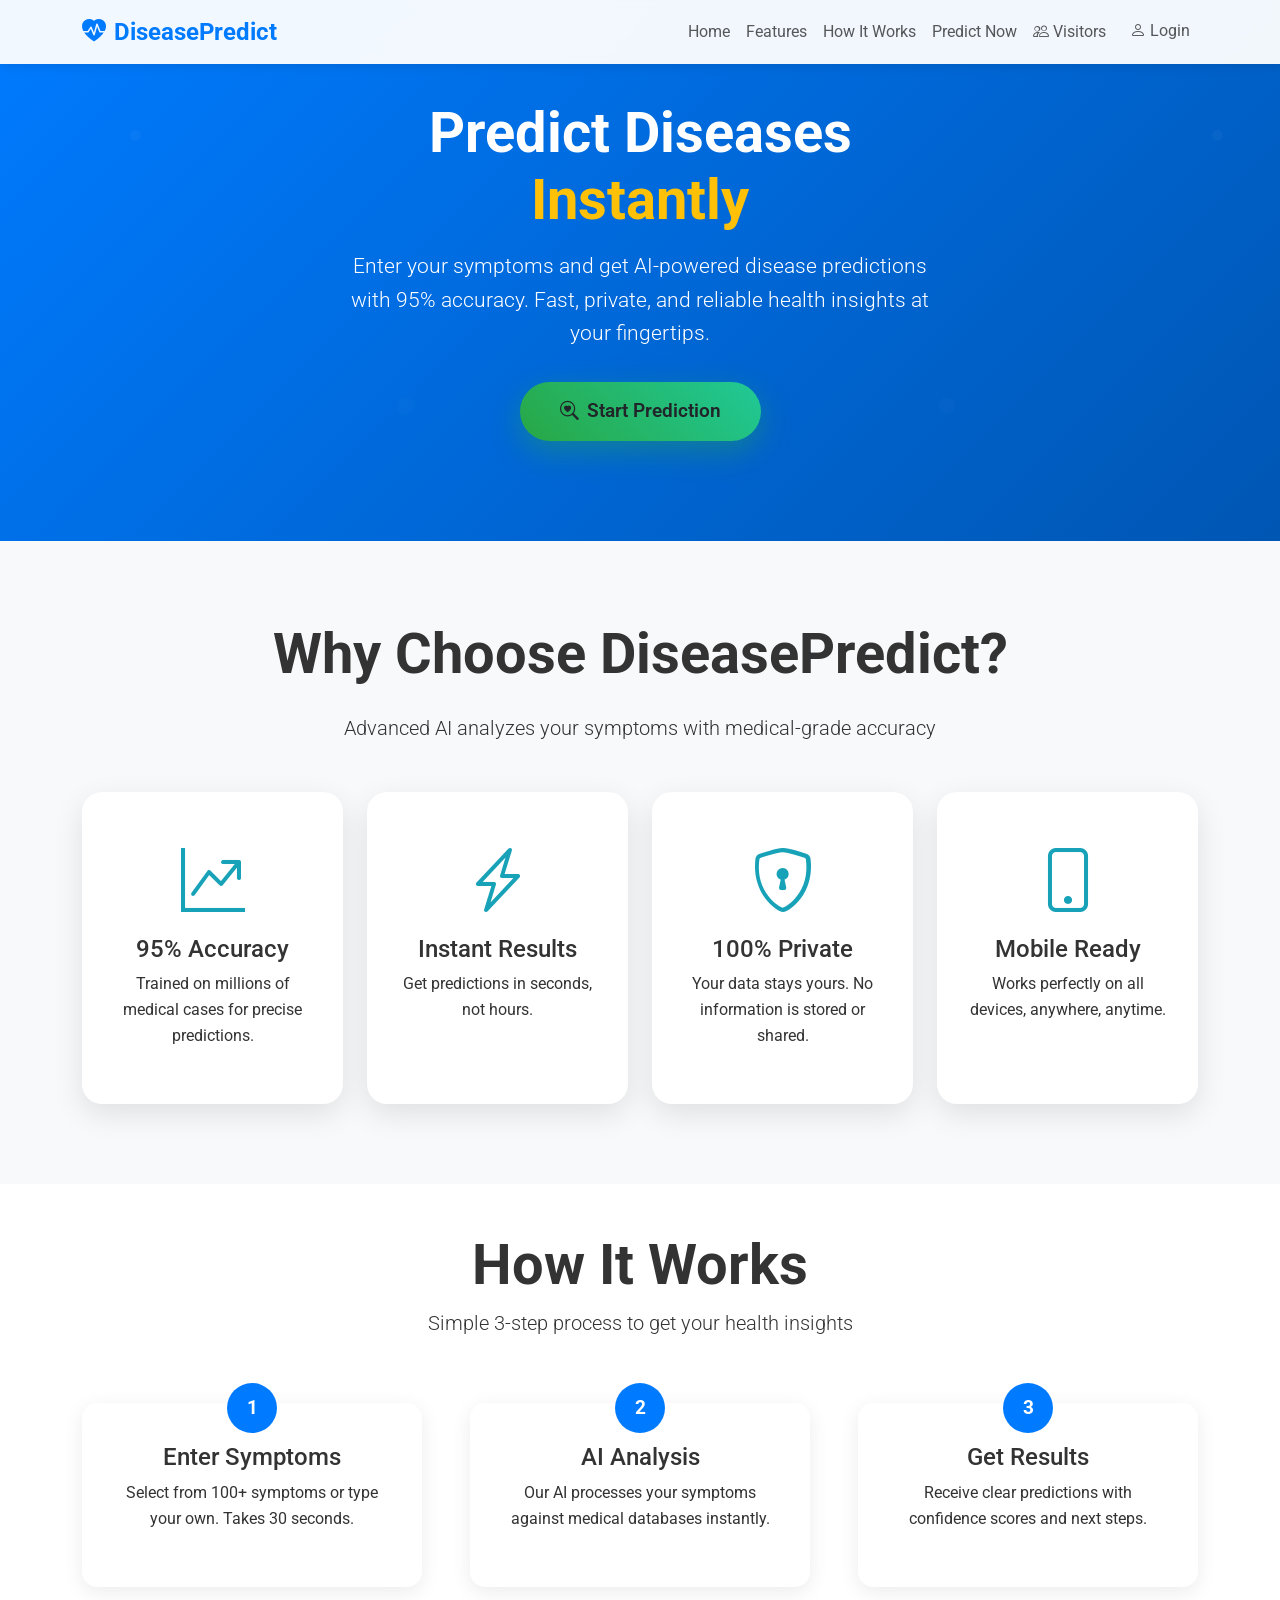
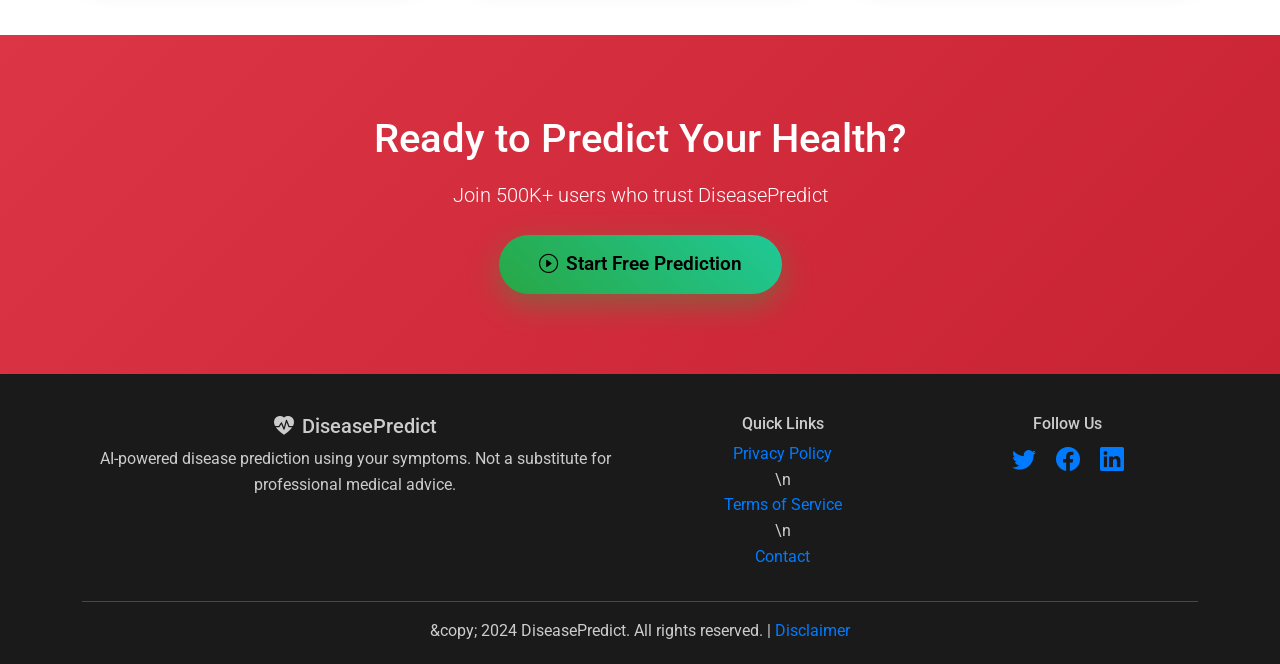
<file: index.html>
<!DOCTYPE html>
<html lang="en">
<head>
    <meta charset="UTF-8">
    <meta name="viewport" content="width=device-width, initial-scale=1.0">
    <title>DiseasePredict - AI-Powered Disease Prediction</title>
    <link href="https://cdn.jsdelivr.net/npm/bootstrap@5.3.3/dist/css/bootstrap.min.css" rel="stylesheet">
    <link href="https://fonts.googleapis.com/css2?family=Roboto:wght@300;400;500;700&amp;display=swap" rel="stylesheet">
    <link href="https://cdn.jsdelivr.net/npm/bootstrap-icons@1.11.3/font/bootstrap-icons.css" rel="stylesheet">
    <link rel="stylesheet" href="css/style.css">
</head>
<body>

    <!-- Navigation -->
    <nav class="navbar navbar-expand-lg navbar-light fixed-top">
        <div class="container">
            <a class="navbar-brand" href="#"><i class="bi bi-heart-pulse-fill me-2"></i>DiseasePredict</a>
            <button class="navbar-toggler" type="button" data-bs-toggle="collapse" data-bs-target="#navbarNav">
                <span class="navbar-toggler-icon"></span>
            </button>
            <div class="collapse navbar-collapse" id="navbarNav">
                <ul class="navbar-nav ms-auto">
                    <li class="nav-item"><a class="nav-link" href="#home">Home</a></li>
<li class="nav-item"><a class="nav-link" href="features.html">Features</a></li>
<li class="nav-item"><a class="nav-link" href="how-it-works.html">How It Works</a></li>
                    <li class="nav-item"><a class="nav-link" href="predict.html">Predict Now</a></li>
                    <li class="nav-item"><a class="nav-link" href="visitors.html"><i class="bi bi-people"></i> Visitors</a></li>
                    <li class="nav-item"><a class="nav-link btn btn-outline-primary ms-2" href="login.html"><i class="bi bi-person"></i> Login</a></li>
                </ul>
            </div>
        </div>
    </nav>

    <!-- Hero Section -->
    <section id="home" class="hero">
        <div class="container">
            <h1 class="display-3">Predict Diseases<br><span class="text-warning">Instantly</span></h1>
            <p class="lead">Enter your symptoms and get AI-powered disease predictions with 95% accuracy. Fast, private, and reliable health insights at your fingertips.</p>
            <a href="predict.html" class="btn btn-predict btn-lg">
                <i class="bi bi-search-heart me-2"></i>Start Prediction
            </a>
        </div>
    </section>

    <!-- Features Section -->
    <section id="features" class="features">
        <div class="container">
            <div class="row text-center mb-5">
                <div class="col-lg-8 mx-auto fade-in">
                    <h2 class="display-4 fw-bold mb-4">Why Choose DiseasePredict?</h2>
                    <p class="lead mb-0">Advanced AI analyzes your symptoms with medical-grade accuracy</p>
                </div>
            </div>
            <div class="row g-4">
                <div class="col-lg-3 col-md-6 fade-in">
                    <div class="feature-card h-100">
                        <i class="bi bi-graph-up-arrow feature-icon"></i>
                        <h4>95% Accuracy</h4>
                        <p>Trained on millions of medical cases for precise predictions.</p>
                    </div>
                </div>
                <div class="col-lg-3 col-md-6 fade-in">
                    <div class="feature-card h-100">
                        <i class="bi bi-lightning-charge feature-icon"></i>
                        <h4>Instant Results</h4>
                        <p>Get predictions in seconds, not hours.</p>
                    </div>
                </div>
                <div class="col-lg-3 col-md-6 fade-in">
                    <div class="feature-card h-100">
                        <i class="bi bi-shield-lock feature-icon"></i>
                        <h4>100% Private</h4>
                        <p>Your data stays yours. No information is stored or shared.</p>
                    </div>
                </div>
                <div class="col-lg-3 col-md-6 fade-in">
                    <div class="feature-card h-100">
                        <i class="bi bi-phone feature-icon"></i>
                        <h4>Mobile Ready</h4>
                        <p>Works perfectly on all devices, anywhere, anytime.</p>
                    </div>
                </div>
            </div>
        </div>
    </section>

    <!-- How It Works -->
    <section id="howitworks" class="how-it-works py-5">
        <div class="container">
            <div class="row justify-content-center text-center mb-5 fade-in">
                <div class="col-lg-8">
                    <h2 class="display-4 fw-bold">How It Works</h2>
                    <p class="lead">Simple 3-step process to get your health insights</p>
                </div>
            </div>
            <div class="row g-5">
                <div class="col-lg-4 fade-in">
                    <div class="step-card text-center">
                        <div class="step-number">1</div>
                        <h4>Enter Symptoms</h4>
                        <p>Select from 100+ symptoms or type your own. Takes 30 seconds.</p>
                    </div>
                </div>
                <div class="col-lg-4 fade-in">
                    <div class="step-card text-center">
                        <div class="step-number">2</div>
                        <h4>AI Analysis</h4>
                        <p>Our AI processes your symptoms against medical databases instantly.</p>
                    </div>
                </div>
                <div class="col-lg-4 fade-in">
                    <div class="step-card text-center">
                        <div class="step-number">3</div>
                        <h4>Get Results</h4>
                        <p>Receive clear predictions with confidence scores and next steps.</p>
                    </div>
                </div>
            </div>
        </div>
    </section>

    <!-- CTA Section -->
    <section id="cta" class="cta fade-in">
        <div class="container">
            <h2>Ready to Predict Your Health?</h2>
            <p class="mb-4 lead">Join 500K+ users who trust DiseasePredict</p>
            <a href="predict.html" class="btn btn-light btn-lg btn-predict">
                <i class="bi bi-play-circle me-2"></i>Start Free Prediction
            </a>
        </div>
    </section>

    <!-- Prediction Modal -->
    <div class="modal fade" id="predictionModal" tabindex="-1">
        <div class="modal-dialog modal-dialog-centered">
            <div class="modal-content">
                <div class="modal-header border-0">
                    <h5 class="modal-title"><i class="bi bi-heart-pulse text-success me-2"></i>Prediction Result</h5>
                    <button type="button" class="btn-close" data-bs-dismiss="modal" id="closeModal"></button>
                </div>
                <div class="modal-body">
                    <div class="prediction-result">
                        <div class="spinner-border text-primary mb-3" role="status">
                            <span class="visually-hidden">Loading...</span>
                        </div>
                        <h4 id="predictionText">Analyzing your symptoms...</h4>
                        <p class="text-muted">Powered by advanced medical AI</p>
                    </div>
                </div>
                <div class="modal-footer border-0 justify-content-center">
                    <button type="button" class="btn btn-success" data-bs-dismiss="modal">Got it!</button>
                </div>
            </div>
        </div>
    </div>

    <!-- Footer -->
    <footer class="footer">
        <div class="container">
            <div class="row">
                <div class="col-md-6">
                    <h5><i class="bi bi-heart-pulse-fill me-2"></i>DiseasePredict</h5>
                    <p>AI-powered disease prediction using your symptoms. Not a substitute for professional medical advice.</p>
                </div>
                <div class="col-md-3">
                    <h6>Quick Links</h6>
                    <ul class="list-unstyled">
                        <li><a href="privacy-policy.html">Privacy Policy</a></li>\n                        <li><a href="terms-of-service.html">Terms of Service</a></li>\n                        <li><a href="contact.html">Contact</a></li>
                    </ul>
                </div>
                <div class="col-md-3">
                    <h6>Follow Us</h6>
                    <a href="#"><i class="bi bi-twitter fs-4 me-3"></i></a>
                    <a href="#"><i class="bi bi-facebook fs-4 me-3"></i></a>
                    <a href="#"><i class="bi bi-linkedin fs-4"></i></a>
                </div>
            </div>
            <hr>
            <p class="text-center mb-0">&amp;copy; 2024 DiseasePredict. All rights reserved. | <a href="#">Disclaimer</a></p>
        </div>
    </footer>

    <script src="https://cdn.jsdelivr.net/npm/bootstrap@5.3.3/dist/js/bootstrap.bundle.min.js"></script>
    <script src="js/script.js"></script>
</body>
</html>
</file>
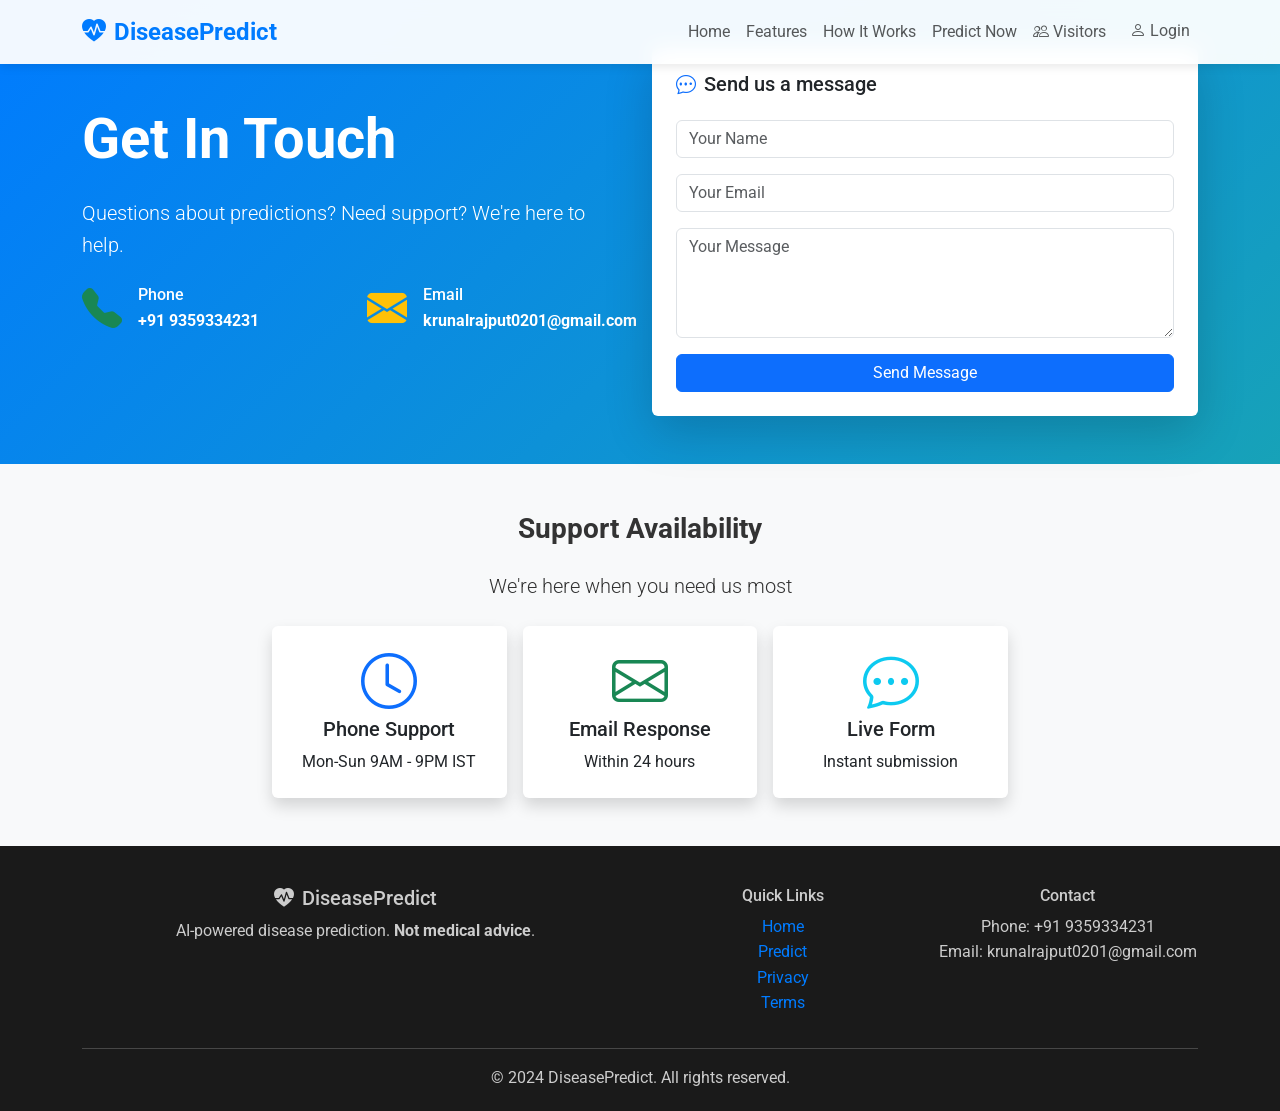
<file: contact.html>
<!DOCTYPE html>
<html lang="en">
<head>
    <meta charset="UTF-8">
    <meta name="viewport" content="width=device-width, initial-scale=1.0">
    <title>Contact Us - DiseasePredict</title>
    <link href="https://cdn.jsdelivr.net/npm/bootstrap@5.3.3/dist/css/bootstrap.min.css" rel="stylesheet">
    <link href="https://cdn.jsdelivr.net/npm/bootstrap-icons@1.11.3/font/bootstrap-icons.css" rel="stylesheet">
    <link href="https://fonts.googleapis.com/css2?family=Roboto:wght@300;400;500;700&display=swap" rel="stylesheet">
    <link rel="stylesheet" href="css/style.css">
</head>
<body>

    <!-- Navigation -->
    <nav class="navbar navbar-expand-lg navbar-light fixed-top">
        <div class="container">
            <a class="navbar-brand" href="index.html"><i class="bi bi-heart-pulse-fill me-2"></i>DiseasePredict</a>
            <button class="navbar-toggler" type="button" data-bs-toggle="collapse" data-bs-target="#navbarNav">
                <span class="navbar-toggler-icon"></span>
            </button>
            <div class="collapse navbar-collapse" id="navbarNav">
                <ul class="navbar-nav ms-auto">
                    <li class="nav-item"><a class="nav-link" href="index.html">Home</a></li>
                    <li class="nav-item"><a class="nav-link" href="features.html">Features</a></li>
                    <li class="nav-item"><a class="nav-link" href="how-it-works.html">How It Works</a></li>
                    <li class="nav-item"><a class="nav-link" href="predict.html">Predict Now</a></li>
                    <li class="nav-item"><a class="nav-link" href="visitors.html"><i class="bi bi-people"></i> Visitors</a></li>
                    <li class="nav-item"><a class="nav-link btn btn-outline-primary ms-2" href="login.html"><i class="bi bi-person"></i> Login</a></li>
                </ul>
            </div>
        </div>
    </nav>

    <!-- Contact Hero -->
    <section class="py-5" style="background: linear-gradient(135deg, var(--primary-color), var(--health-blue)); color: white;">
        <div class="container">
            <div class="row align-items-center">
                <div class="col-lg-6">
                    <h1 class="display-4 fw-bold mb-4">Get In Touch</h1>
                    <p class="lead mb-4">Questions about predictions? Need support? We're here to help.</p>
                    <div class="row g-4 mb-4">
                        <div class="col-md-6">
                            <div class="d-flex align-items-center">
                                <i class="bi bi-telephone-fill display-6 text-success me-3"></i>
                                <div>
                                    <h6 class="mb-1">Phone</h6>
                                    <a href="tel:+919359334231" class="text-white text-decoration-none fw-bold">+91 9359334231</a>
                                </div>
                            </div>
                        </div>
                        <div class="col-md-6">
                            <div class="d-flex align-items-center">
                                <i class="bi bi-envelope-fill display-6 text-warning me-3"></i>
                                <div>
                                    <h6 class="mb-1">Email</h6>
                                    <a href="mailto:krunalrajput0201@gmail.com" class="text-white text-decoration-none fw-bold">krunalrajput0201@gmail.com</a>
                                </div>
                            </div>
                        </div>
                    </div>
                </div>
                <div class="col-lg-6">
                    <div class="card border-0 shadow-lg">
                        <div class="card-body p-4">
                            <h5 class="card-title mb-4"><i class="bi bi-chat-dots text-primary me-2"></i>Send us a message</h5>
                            <form id="contactForm">
                                <div class="mb-3">
                                    <input type="text" class="form-control" placeholder="Your Name" required>
                                </div>
                                <div class="mb-3">
                                    <input type="email" class="form-control" placeholder="Your Email" required>
                                </div>
                                <div class="mb-3">
                                    <textarea class="form-control" rows="4" placeholder="Your Message" required></textarea>
                                </div>
                                <button type="submit" class="btn btn-primary w-100">Send Message</button>
                            </form>
                        </div>
                    </div>
                </div>
            </div>
        </div>
    </section>

    <!-- Support Hours -->
    <section class="py-5 bg-light">
        <div class="container">
            <div class="row text-center">
                <div class="col-lg-8 mx-auto">
                    <h3 class="fw-bold mb-4">Support Availability</h3>
                    <p class="lead mb-4">We're here when you need us most</p>
                    <div class="row g-3">
                        <div class="col-md-4">
                            <div class="card h-100 border-0 shadow">
                                <div class="card-body text-center p-4">
                                    <i class="bi bi-clock display-4 text-primary mb-3"></i>
                                    <h5>Phone Support</h5>
                                    <p class="mb-0">Mon-Sun 9AM - 9PM IST</p>
                                </div>
                            </div>
                        </div>
                        <div class="col-md-4">
                            <div class="card h-100 border-0 shadow">
                                <div class="card-body text-center p-4">
                                    <i class="bi bi-envelope display-4 text-success mb-3"></i>
                                    <h5>Email Response</h5>
                                    <p class="mb-0">Within 24 hours</p>
                                </div>
                            </div>
                        </div>
                        <div class="col-md-4">
                            <div class="card h-100 border-0 shadow">
                                <div class="card-body text-center p-4">
                                    <i class="bi bi-chat-dots display-4 text-info mb-3"></i>
                                    <h5>Live Form</h5>
                                    <p class="mb-0">Instant submission</p>
                                </div>
                            </div>
                        </div>
                    </div>
                </div>
            </div>
        </div>
    </section>

    <!-- Footer -->
    <footer class="footer">
        <div class="container">
            <div class="row">
                <div class="col-md-6">
                    <h5><i class="bi bi-heart-pulse-fill me-2"></i>DiseasePredict</h5>
                    <p>AI-powered disease prediction. <strong>Not medical advice</strong>.</p>
                </div>
                <div class="col-md-3">
                    <h6>Quick Links</h6>
                    <ul class="list-unstyled">
                        <li><a href="index.html">Home</a></li>
                        <li><a href="predict.html">Predict</a></li>
                        <li><a href="privacy-policy.html">Privacy</a></li>
                        <li><a href="terms-of-service.html">Terms</a></li>
                    </ul>
                </div>
                <div class="col-md-3">
                    <h6>Contact</h6>
                    <p>Phone: +91 9359334231<br>Email: krunalrajput0201@gmail.com</p>
                </div>
            </div>
            <hr>
            <p class="text-center mb-0">&copy; 2024 DiseasePredict. All rights reserved.</p>
        </div>
    </footer>

    <script src="https://cdn.jsdelivr.net/npm/bootstrap@5.3.3/dist/js/bootstrap.bundle.min.js"></script>
    <script>
        document.getElementById('contactForm')?.addEventListener('submit', function(e) {
            e.preventDefault();
            alert('✅ Message sent! We\'ll respond within 24 hours. Thank you!');
        });
    </script>
</body>
</html>
</file>
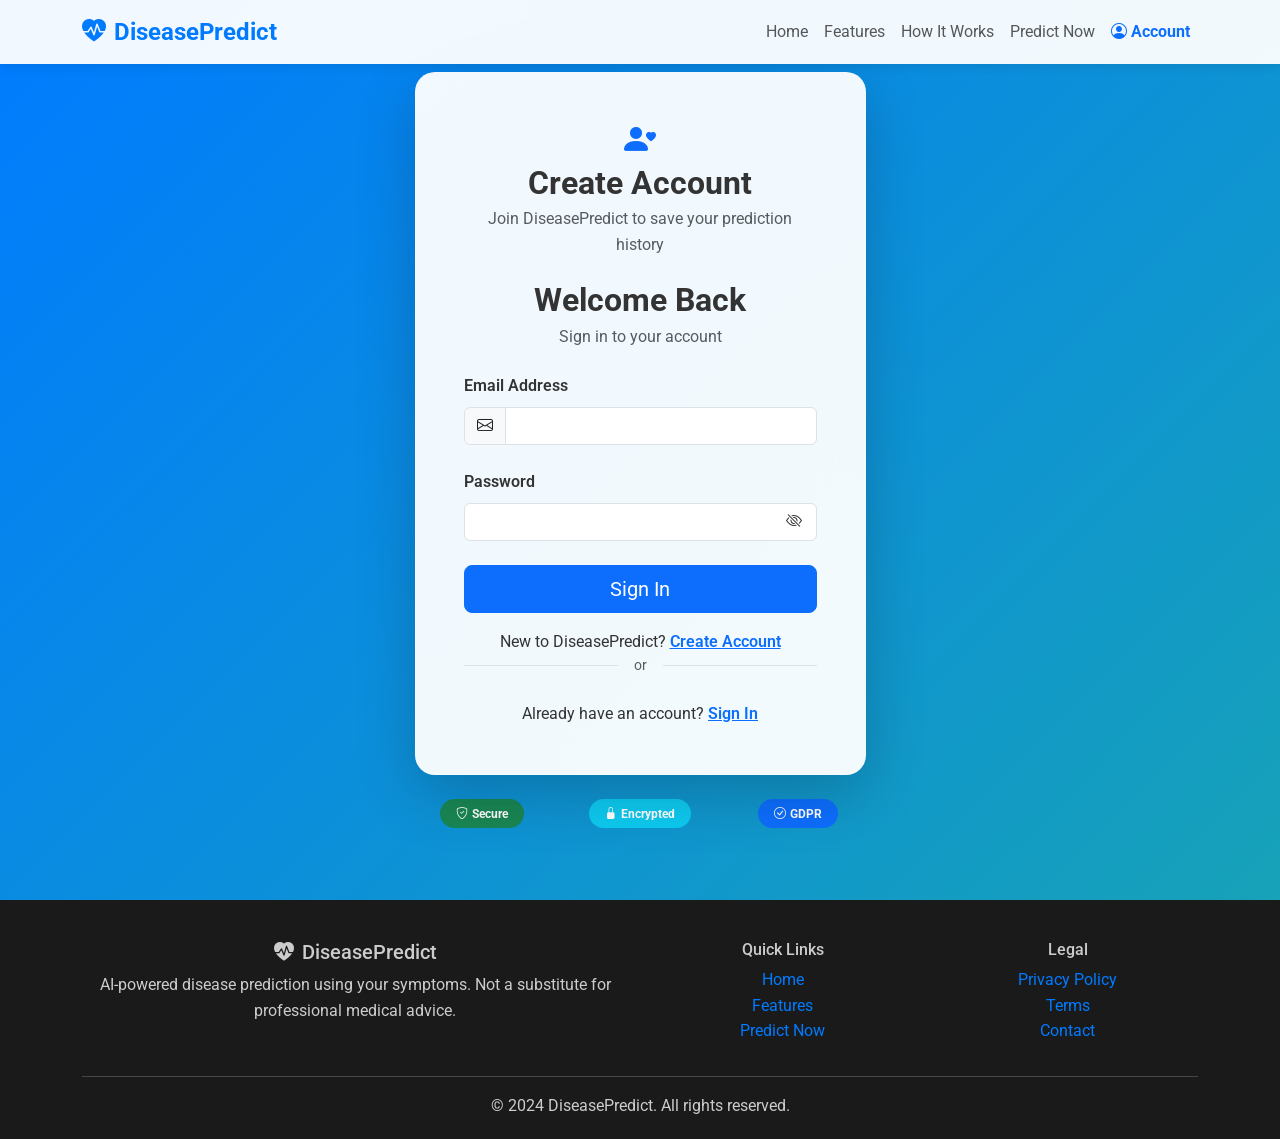
<file: login.html>
<!DOCTYPE html>
<html lang="en">
<head>
    <meta charset="UTF-8">
    <meta name="viewport" content="width=device-width, initial-scale=1.0">
    <title>Login / Sign Up - DiseasePredict</title>
    <link href="https://cdn.jsdelivr.net/npm/bootstrap@5.3.3/dist/css/bootstrap.min.css" rel="stylesheet">
    <link href="https://fonts.googleapis.com/css2?family=Roboto:wght@300;400;500;700&display=swap" rel="stylesheet">
    <link href="https://cdn.jsdelivr.net/npm/bootstrap-icons@1.11.3/font/bootstrap-icons.css" rel="stylesheet">
    <link rel="stylesheet" href="css/style.css">
    <style>
        .login-hero {
            background: linear-gradient(135deg, var(--primary-color), var(--health-blue));
            min-height: 100vh;
            display: flex;
            align-items: center;
        }
        .form-card {
            background: rgba(255, 255, 255, 0.95);
            backdrop-filter: blur(20px);
            border-radius: 20px;
            box-shadow: 0 20px 60px rgba(0,0,0,0.2);
            border: 1px solid rgba(255,255,255,0.2);
        }
        .form-floating > .form-control:focus {
            border-color: var(--primary-color);
            box-shadow: 0 0 0 0.2rem rgba(0, 123, 255, 0.25);
        }
        .password-toggle {
            cursor: pointer;
            position: absolute;
            right: 15px;
            top: 50%;
            transform: translateY(-50%);
        }
    </style>
</head>
<body>

    <!-- Navigation -->
    <nav class="navbar navbar-expand-lg navbar-light fixed-top">
        <div class="container">
            <a class="navbar-brand" href="index.html"><i class="bi bi-heart-pulse-fill me-2"></i>DiseasePredict</a>
            <button class="navbar-toggler" type="button" data-bs-toggle="collapse" data-bs-target="#navbarNav">
                <span class="navbar-toggler-icon"></span>
            </button>
            <div class="collapse navbar-collapse" id="navbarNav">
                <ul class="navbar-nav ms-auto">
                    <li class="nav-item"><a class="nav-link" href="index.html">Home</a></li>
                    <li class="nav-item"><a class="nav-link" href="features.html">Features</a></li>
                    <li class="nav-item"><a class="nav-link" href="how-it-works.html">How It Works</a></li>
                    <li class="nav-item"><a class="nav-link" href="predict.html">Predict Now</a></li>
                    <li class="nav-item">
                        <span class="nav-link active fw-bold text-primary">
                            <i class="bi bi-person-circle me-1"></i>Account
                        </span>
                    </li>
                </ul>
            </div>
        </div>
    </nav>

    <!-- Login Hero -->
    <section class="login-hero">
        <div class="container">
            <div class="row justify-content-center">
                <div class="col-lg-6 col-xl-5 col-xxl-4">
                    <div class="form-card p-4 p-lg-5">
                        <!-- Header -->
                        <div class="text-center mb-4">
                            <div class="h2 mb-1">
                                <i class="bi bi-person-heart text-primary"></i>
                            </div>
                            <h2 class="fw-bold mb-1">Create Account</h2>
                            <p class="text-muted mb-0">Join DiseasePredict to save your prediction history</p>
                        </div>

                        <!-- Simple Login Form -->
                        <form id="loginForm">
                            <div class="text-center mb-4">
                                <h2 class="fw-bold mb-1">Welcome Back</h2>
                                <p class="text-muted mb-0">Sign in to your account</p>
                            </div>

                            <!-- Email -->
                            <div class="mb-4">
                                <label class="form-label fw-semibold">Email Address</label>
                                <div class="input-group">
                                    <span class="input-group-text">
                                        <i class="bi bi-envelope"></i>
                                    </span>
                                    <input type="email" class="form-control" id="loginEmail" required>
                                </div>
                            </div>

                            <!-- Password -->
                            <div class="mb-4">
                                <label class="form-label fw-semibold">Password</label>
                                <div class="position-relative">
                                    <input type="password" class="form-control" id="loginPassword" required>
                                    <i class="bi bi-eye-slash password-toggle" onclick="togglePassword('loginPassword')"></i>
                                </div>
                            </div>

                            <button type="submit" class="btn btn-primary btn-lg w-100 mb-3">
                                Sign In
                            </button>

                            <!-- Create Account Link -->
                            <div class="text-center">
                                <p class="mb-0">
                                    New to DiseasePredict? 
                                    <a href="signup.html" class="fw-semibold text-primary">Create Account</a>
                                </p>
                            </div>
                        </form>

                            <!-- Divider -->
                            <div class="d-flex align-items-center mb-4">
                                <div class="flex-grow-1 border-bottom"></div>
                                <span class="px-3 text-muted small">or</span>
                                <div class="flex-grow-1 border-bottom"></div>
                            </div>

                            <!-- Login Toggle -->
                            <div class="text-center">
                                <p class="mb-0">
                                    Already have an account? 
                                    <a href="#" class="fw-semibold text-primary" id="showLogin">Sign In</a>
                                </p>
                            </div>
                        </form>

                        <!-- Login Form (Hidden) -->
                        <form id="loginForm" style="display: none;">
                            <div class="text-center mb-4">
                                <h2 class="fw-bold mb-1">Welcome Back</h2>
                                <p class="text-muted mb-0">Sign in to access your predictions</p>
                            </div>

                            <div class="mb-4">
                                <label class="form-label fw-semibold">Email</label>
                                <div class="input-group">
                                    <span class="input-group-text"><i class="bi bi-envelope"></i></span>
                                    <input type="email" class="form-control" id="loginEmail" required>
                                </div>
                            </div>

                            <div class="mb-4">
                                <label class="form-label fw-semibold">Password</label>
                                <div class="position-relative">
                                    <input type="password" class="form-control" id="loginPassword" required>
                                    <i class="bi bi-eye-slash password-toggle" onclick="togglePassword('loginPassword')"></i>
                                </div>
                            </div>

                            <button type="submit" class="btn btn-outline-primary btn-lg w-100 mb-3 fw-semibold">
                                Sign In
                            </button>

                            <div class="text-center">
                                <p class="mb-0">
                                    Don't have an account? 
                                    <a href="#" class="fw-semibold text-primary" id="showRegister">Create Account</a>
                                </p>
                            </div>
                        </form>
                    </div>

                    <!-- Trust Indicators -->
                    <div class="row mt-4 text-center">
                        <div class="col-4">
                            <div class="badge bg-success rounded-pill px-3 py-2">
                                <i class="bi bi-shield-check me-1"></i>Secure
                            </div>
                        </div>
                        <div class="col-4">
                            <div class="badge bg-info rounded-pill px-3 py-2">
                                <i class="bi bi-lock-fill me-1"></i>Encrypted
                            </div>
                        </div>
                        <div class="col-4">
                            <div class="badge bg-primary rounded-pill px-3 py-2">
                                <i class="bi bi-check-circle me-1"></i>GDPR
                            </div>
                        </div>
                    </div>
                </div>
            </div>
        </div>
    </section>

    <!-- Footer -->
    <footer class="footer">
        <div class="container">
            <div class="row">
                <div class="col-md-6">
                    <h5><i class="bi bi-heart-pulse-fill me-2"></i>DiseasePredict</h5>
                    <p>AI-powered disease prediction using your symptoms. Not a substitute for professional medical advice.</p>
                </div>
                <div class="col-md-3">
                    <h6>Quick Links</h6>
                    <ul class="list-unstyled">
                        <li><a href="index.html">Home</a></li>
                        <li><a href="features.html">Features</a></li>
                        <li><a href="predict.html">Predict Now</a></li>
                    </ul>
                </div>
                <div class="col-md-3">
                    <h6>Legal</h6>
                    <ul class="list-unstyled">
                        <li><a href="privacy-policy.html">Privacy Policy</a></li>
                        <li><a href="terms-of-service.html">Terms</a></li>
                        <li><a href="contact.html">Contact</a></li>
                    </ul>
                </div>
            </div>
            <hr>
            <p class="text-center mb-0">&copy; 2024 DiseasePredict. All rights reserved.</p>

        </div>
    </footer>

    <script src="https://cdn.jsdelivr.net/npm/bootstrap@5.3.3/dist/js/bootstrap.bundle.min.js"></script>
    <script src="js/script.js"></script>
    <script>
        // Password toggle function
        function togglePassword(fieldId) {
            const field = document.getElementById(fieldId);
            const icon = field.nextElementSibling;
            if (field.type === 'password') {
                field.type = 'text';
                icon.classList.remove('bi-eye-slash');
                icon.classList.add('bi-eye');
            } else {
                field.type = 'password';
                icon.classList.remove('bi-eye');
                icon.classList.add('bi-eye-slash');
            }
        }

        // Form handling
        document.addEventListener('DOMContentLoaded', function() {
            const registerForm = document.getElementById('registerForm');
            const loginForm = document.getElementById('loginForm');
            const showLogin = document.getElementById('showLogin');
            const showRegister = document.getElementById('showRegister');

            // Toggle forms
            showLogin.addEventListener('click', function(e) {
                e.preventDefault();
                registerForm.style.display = 'none';
                loginForm.style.display = 'block';
            });

            showRegister.addEventListener('click', function(e) {
                e.preventDefault();
                loginForm.style.display = 'none';
                registerForm.style.display = 'block';
            });

            // Registration form validation and submit
            registerForm.addEventListener('submit', function(e) {
                e.preventDefault();
                
                // Show loading
                const submitBtn = document.getElementById('submitBtn');
                const spinner = document.getElementById('submitSpinner');
                spinner.classList.remove('d-none');
                submitBtn.disabled = true;

                // Validation
                let isValid = true;
                const name = document.getElementById('name').value.trim();
                const email = document.getElementById('email').value.trim();
                const countryCode = document.getElementById('countryCode').value;
                const contactNum = document.getElementById('contactNum').value.trim();
                const contact = countryCode + ' ' + contactNum;
                const password = document.getElementById('password').value;
                const confirmPassword = document.getElementById('confirmPassword').value;

                // Clear previous errors
                document.querySelectorAll('.invalid-feedback').forEach(el => el.textContent = '');

                // Name validation
                if (name.length < 2) {
                    document.querySelector('#name ~ .invalid-feedback').textContent = 'Name must be at least 2 characters';
                    isValid = false;
                }

                // Email validation
                const emailRegex = /^[^\s@]+@[^\s@]+\.[^\s@]+$/;
                if (!emailRegex.test(email)) {
                    document.querySelector('#email ~ .invalid-feedback').textContent = 'Please enter a valid email';
                    isValid = false;
                }

                // Contact validation (simple phone check)
                const phoneRegex = /^[0-9]{7,15}$/;
                if (!phoneRegex.test(contactNum.replace(/[\s\-\(\)]/g, ''))) {
                    document.querySelector('#contactNum ~ .invalid-feedback').textContent = 'Phone number must be 7-15 digits';
                    isValid = false;
                }

                // Password validation
                const passRegex = /^(?=.*[a-z])(?=.*[A-Z])(?=.*\d)[a-zA-Z\d@$!%*?&]{8,}$/;
                if (!passRegex.test(password)) {
                    document.querySelector('#password ~ .invalid-feedback').textContent = 'Password must be 8+ chars with uppercase & number';
                    isValid = false;
                }

                // Confirm password
                if (password !== confirmPassword) {
                    document.querySelector('#confirmPassword ~ .invalid-feedback').textContent = 'Passwords do not match';
                    isValid = false;
                }

                if (isValid) {
                    // Simulate API call
                    setTimeout(() => {
                        spinner.classList.add('d-none');
                        submitBtn.disabled = false;
                        
                        // Demo success
                        alert(`✅ Account created successfully for ${name}!\n\nWelcome to DiseasePredict!\n\nRedirecting to predictions...`);
                        
                        // Redirect to predict page (demo)
                        window.location.href = 'predict.html';
                    }, 2000);
                } else {
                    spinner.classList.add('d-none');
                    submitBtn.disabled = false;
                }
            });

            // Login form submit
            loginForm.addEventListener('submit', function(e) {
                e.preventDefault();
                alert('✅ Login successful!\n\nRedirecting to dashboard...');
                window.location.href = 'predict.html';
            });
        });
    </script>
</body>
</html>
</file>
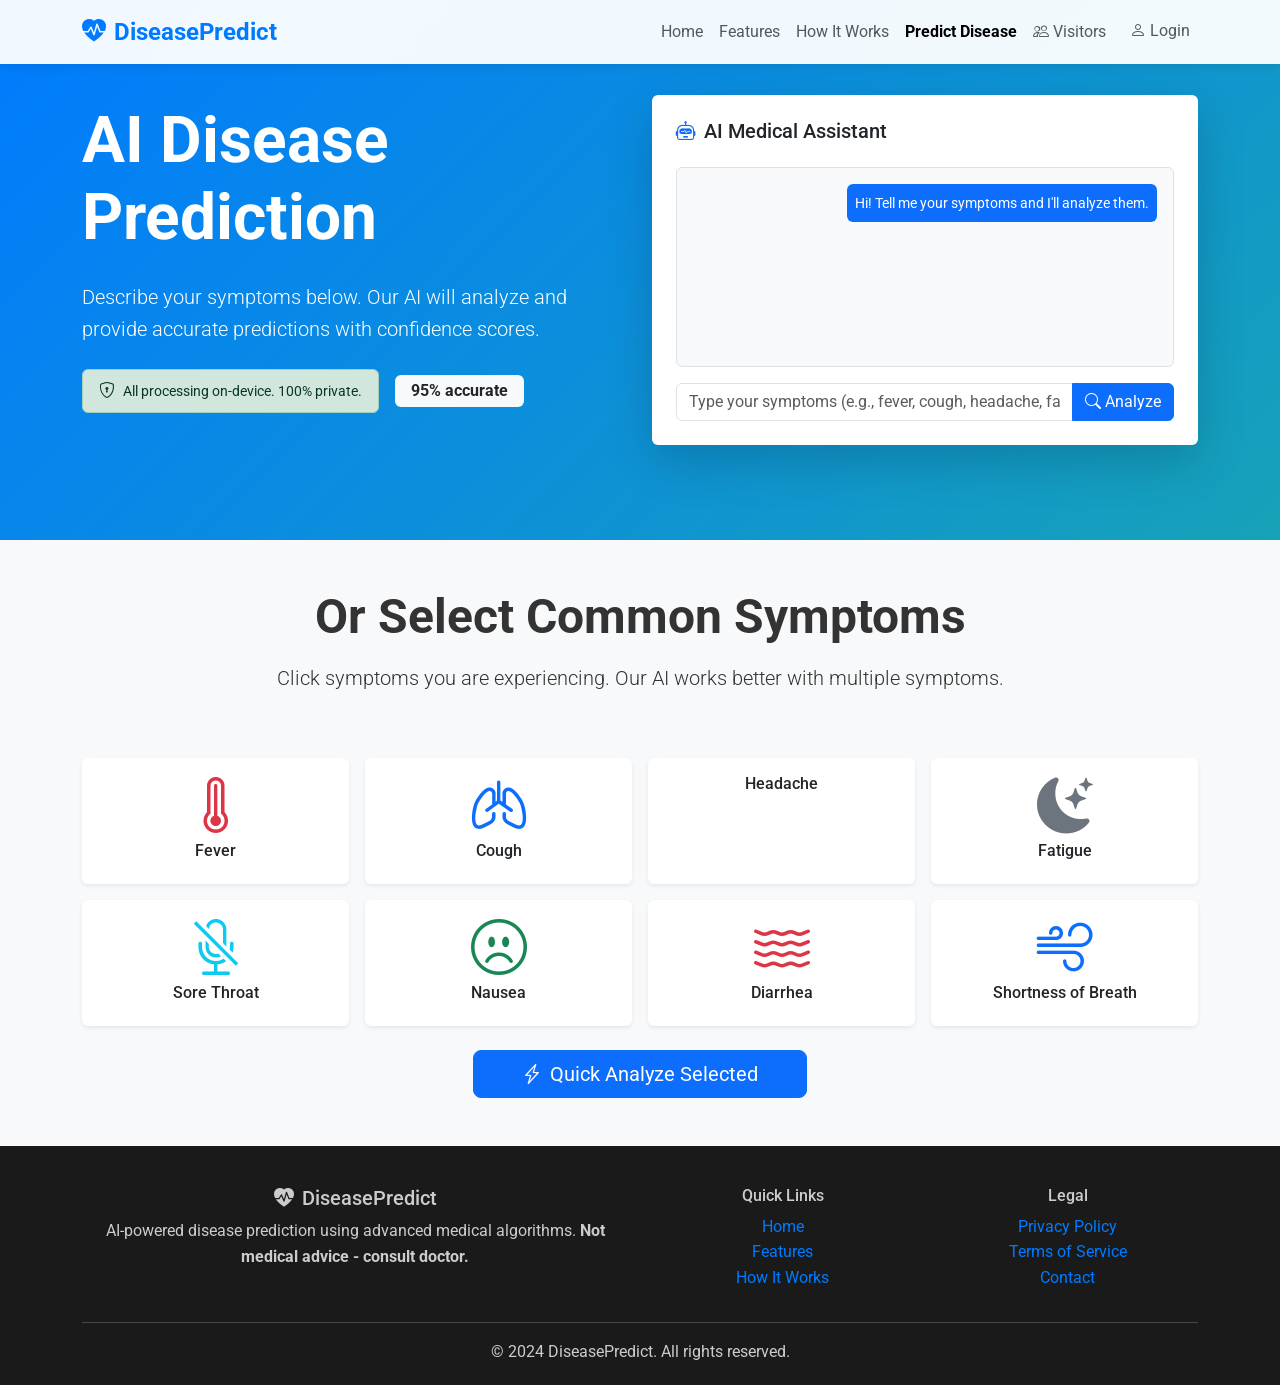
<file: predict.html>
<!DOCTYPE html>
<html lang="en">
<head>
    <meta charset="UTF-8">
    <meta name="viewport" content="width=device-width, initial-scale=1.0">
    <title>Disease Prediction - DiseasePredict</title>
    <link href="https://cdn.jsdelivr.net/npm/bootstrap@5.3.3/dist/css/bootstrap.min.css" rel="stylesheet">
    <link href="https://fonts.googleapis.com/css2?family=Roboto:wght@300;400;500;700&display=swap" rel="stylesheet">
    <link href="https://cdn.jsdelivr.net/npm/bootstrap-icons@1.11.3/font/bootstrap-icons.css" rel="stylesheet">
    <link rel="stylesheet" href="css/style.css">
</head>
<body>

    <!-- Navigation -->
    <nav class="navbar navbar-expand-lg navbar-light fixed-top">
        <div class="container">
            <a class="navbar-brand" href="index.html"><i class="bi bi-heart-pulse-fill me-2"></i>DiseasePredict</a>
            <button class="navbar-toggler" type="button" data-bs-toggle="collapse" data-bs-target="#navbarNav">
                <span class="navbar-toggler-icon"></span>
            </button>
            <div class="collapse navbar-collapse" id="navbarNav">
                <ul class="navbar-nav ms-auto">
                    <li class="nav-item"><a class="nav-link" href="index.html#home">Home</a></li>
                    <li class="nav-item"><a class="nav-link" href="features.html">Features</a></li>
                    <li class="nav-item"><a class="nav-link" href="how-it-works.html">How It Works</a></li>
                    <li class="nav-item"><a class="nav-link active fw-bold" href="predict.html">Predict Disease</a></li>
                    <li class="nav-item"><a class="nav-link" href="visitors.html"><i class="bi bi-people"></i> Visitors</a></li>
                    <li class="nav-item"><a class="nav-link btn btn-outline-primary ms-2" href="login.html"><i class="bi bi-person"></i> Login</a></li>
                </ul>
            </div>
        </div>
    </nav>

    <!-- Prediction Hero -->
    <section class="py-5" style="background: linear-gradient(135deg, var(--primary-color), var(--health-blue)); color: white; min-height: 60vh; display: flex; align-items: center;">
        <div class="container">
            <div class="row align-items-center">
                <div class="col-lg-6">
                    <h1 class="display-3 fw-bold mb-4">AI Disease Prediction</h1>
                    <p class="lead mb-4">Describe your symptoms below. Our AI will analyze and provide accurate predictions with confidence scores.</p>
                    <div class="d-flex align-items-center mb-4">
                        <div class="alert alert-success me-3 mb-0 py-2 px-3">
                            <i class="bi bi-shield-lock me-2"></i><small>All processing on-device. 100% private.</small>
                        </div>
                        <div class="badge bg-light text-dark fs-6 py-2 px-3">
                            95% accurate
                        </div>
                    </div>
                </div>
                <div class="col-lg-6">
                    <div class="card border-0 shadow-lg">
                        <div class="card-body p-4">
                            <h5 class="card-title mb-4"><i class="bi bi-robot text-primary me-2"></i>AI Medical Assistant</h5>
                            <div id="chatHistory" class="border rounded p-3 mb-3 bg-light" style="height: 200px; overflow-y: auto;">
                                <div class="d-flex mb-2">
                                    <div class="bg-primary text-white rounded p-2 ms-auto small">Hi! Tell me your symptoms and I'll analyze them.</div>
                                </div>
                            </div>
                            <div class="input-group">
                                <input type="text" class="form-control" id="symptomInput" placeholder="Type your symptoms (e.g., fever, cough, headache, fatigue)...">
                                <button class="btn btn-primary" id="analyzeBtn">
                                    <i class="bi bi-search"></i> Analyze
                                </button>
                            </div>
                        </div>
                    </div>
                </div>
            </div>
        </div>
    </section>

    <!-- Symptom Selector -->
    <section class="py-5 bg-light">
        <div class="container">
            <div class="row text-center mb-5">
                <div class="col-lg-8 mx-auto">
                    <h2 class="display-5 fw-bold mb-3">Or Select Common Symptoms</h2>
                    <p class="lead">Click symptoms you are experiencing. Our AI works better with multiple symptoms.</p>
                </div>
            </div>
            <div class="row g-3" id="symptomGrid">
                <div class="col-md-3 col-sm-6">
                    <div class="card h-100 border-0 shadow-sm symptom-card" data-symptom="fever">
                        <div class="card-body text-center">
                            <i class="bi bi-thermometer-high display-4 text-danger mb-3"></i>
                            <h6>Fever</h6>
                        </div>
                    </div>
                </div>
                <div class="col-md-3 col-sm-6">
                    <div class="card h-100 border-0 shadow-sm symptom-card" data-symptom="cough">
                        <div class="card-body text-center">
                            <i class="bi bi-lungs display-4 text-primary mb-3"></i>
                            <h6>Cough</h6>
                        </div>
                    </div>
                </div>
                <div class="col-md-3 col-sm-6">
                    <div class="card h-100 border-0 shadow-sm symptom-card" data-symptom="headache">
                        <div class="card-body text-center">
                            <i class="bi bi-headache display-4 text-warning mb-3"></i>
                            <h6>Headache</h6>
                        </div>
                    </div>
                </div>
                <div class="col-md-3 col-sm-6">
                    <div class="card h-100 border-0 shadow-sm symptom-card" data-symptom="fatigue">
                        <div class="card-body text-center">
                            <i class="bi bi-moon-stars-fill display-4 text-secondary mb-3"></i>
                            <h6>Fatigue</h6>
                        </div>
                    </div>
                </div>
                <div class="col-md-3 col-sm-6">
                    <div class="card h-100 border-0 shadow-sm symptom-card" data-symptom="sore throat">
                        <div class="card-body text-center">
                            <i class="bi bi-mic-mute display-4 text-info mb-3"></i>
                            <h6>Sore Throat</h6>
                        </div>
                    </div>
                </div>
                <div class="col-md-3 col-sm-6">
                    <div class="card h-100 border-0 shadow-sm symptom-card" data-symptom="nausea">
                        <div class="card-body text-center">
                            <i class="bi bi-emoji-frown display-4 text-success mb-3"></i>
                            <h6>Nausea</h6>
                        </div>
                    </div>
                </div>
                <div class="col-md-3 col-sm-6">
                    <div class="card h-100 border-0 shadow-sm symptom-card" data-symptom="diarrhea">
                        <div class="card-body text-center">
                            <i class="bi bi-water display-4 text-danger mb-3"></i>
                            <h6>Diarrhea</h6>
                        </div>
                    </div>
                </div>
                <div class="col-md-3 col-sm-6">
                    <div class="card h-100 border-0 shadow-sm symptom-card" data-symptom="shortness of breath">
                        <div class="card-body text-center">
                            <i class="bi bi-wind display-4 text-primary mb-3"></i>
                            <h6>Shortness of Breath</h6>
                        </div>
                    </div>
                </div>
            </div>
            <div class="text-center mt-4">
                <button class="btn btn-primary btn-lg px-5" id="quickAnalyzeBtn">
                    <i class="bi bi-lightning-charge me-2"></i>Quick Analyze Selected
                </button>
            </div>
        </div>
    </section>

    <!-- Loading Animation -->
    <div id="loadingOverlay" class="position-fixed top-0 start-0 w-100 h-100 d-none" style="background: rgba(255,255,255,0.95); z-index: 9999; display: flex; align-items: center; justify-content: center;">
        <div class="text-center">
            <div class="spinner-border text-primary mb-4" style="width: 4rem; height: 4rem;"></div>
            <h4>AI Analyzing Symptoms...</h4>
            <div class="progress mt-3 mx-auto" style="width: 300px; height: 8px;">
                <div class="progress-bar progress-bar-striped progress-bar-animated bg-success" role="progressbar" style="width: 0%"></div>
            </div>
            <small class="text-muted mt-2">This usually takes 3-5 seconds</small>
        </div>
    </div>

    <!-- Results Section -->
    <section id="resultsSection" class="py-5" style="display: none;">
        <div class="container">
            <div class="row text-center mb-5">
                <div class="col-lg-8 mx-auto">
                    <h2 class="display-4 fw-bold mb-3" style="color: var(--primary-color);">Your AI Prediction Results</h2>
                    <p class="lead">Most likely conditions based on your symptoms</p>
                </div>
            </div>
            <div id="predictionResults" class="row g-4">
                <!-- Dynamic results -->
            </div>
            <div class="text-center mt-5">
                <a href="predict.html" class="btn btn-primary btn-lg me-3">🔄 New Prediction</a>
                <button id="showReport" class="btn btn-info btn-lg me-3">
                    <i class="bi bi-file-earmark-medical me-2"></i>View Detailed Report
                </button>
                <button id="downloadPDF" class="btn btn-success btn-lg">
                    <i class="bi bi-download me-2"></i>Download PDF Report
                </button>
            </div>
        </div>
    </section>

    <!-- Report Modal -->
    <div class="modal fade" id="reportModal" tabindex="-1">
        <div class="modal-dialog modal-xl modal-dialog-centered">
            <div class="modal-content">
                <div class="modal-header bg-gradient text-white">
                    <h5 class="modal-title">
                        <i class="bi bi-file-earmark-medical me-2"></i>🏥 DiseasePredict Medical Report
                    </h5>
                    <button type="button" class="btn-close btn-close-white" data-bs-dismiss="modal"></button>
                </div>
                <div class="modal-body p-0" id="reportContent">
                    <!-- Generated report content -->
                </div>
                <div class="modal-footer">
                    <button type="button" class="btn btn-success" onclick="downloadPDFReport()">
                        <i class="bi bi-printer me-2"></i>Print/Download PDF
                    </button>
                    <button type="button" class="btn btn-secondary" data-bs-dismiss="modal">Close</button>
                </div>
            </div>
        </div>
    </div>

    <!-- Footer -->
    <footer class="footer">
        <div class="container">
            <div class="row">
                <div class="col-md-6">
                    <h5><i class="bi bi-heart-pulse-fill me-2"></i>DiseasePredict</h5>
                    <p>AI-powered disease prediction using advanced medical algorithms. <strong>Not medical advice - consult doctor.</strong></p>
                </div>
                <div class="col-md-3">
                    <h6>Quick Links</h6>
                    <ul class="list-unstyled">
                        <li><a href="index.html">Home</a></li>
                        <li><a href="features.html">Features</a></li>
                        <li><a href="how-it-works.html">How It Works</a></li>
                    </ul>
                </div>
                <div class="col-md-3">
                    <h6>Legal</h6>
                    <ul class="list-unstyled">
                        <li><a href="privacy-policy.html">Privacy Policy</a></li>
                        <li><a href="terms-of-service.html">Terms of Service</a></li>
                        <li><a href="contact.html">Contact</a></li>
                    </ul>
                </div>
            </div>
            <hr>
            <p class="text-center mb-0">&copy; 2024 DiseasePredict. All rights reserved.</p>

        </div>
    </footer>

    <script src="https://cdn.jsdelivr.net/npm/bootstrap@5.3.3/dist/js/bootstrap.bundle.min.js"></script>
    <script type="module">
        import MedicalDB from './js/medical-db.js';
        import PredictAlgo from './js/predict-algo-fixed.js';
        import Database from './js/database.js';
        
        window.MedicalDB = MedicalDB;
        window.PredictAlgo = PredictAlgo;
        window.Database = Database;
    </script>
    <script src="js/script.js"></script>
    <script>
        let currentPredictions = [];
        let currentSymptoms = [];
        const reportModal = new bootstrap.Modal(document.getElementById('reportModal'));
        
        document.addEventListener('DOMContentLoaded', function() {
            const symptomInput = document.getElementById('symptomInput');
            const analyzeBtn = document.getElementById('analyzeBtn');
            const quickAnalyzeBtn = document.getElementById('quickAnalyzeBtn');
            const symptomCards = document.querySelectorAll('.symptom-card');
            const loadingOverlay = document.getElementById('loadingOverlay');
            const resultsSection = document.getElementById('resultsSection');
            const predictionResults = document.getElementById('predictionResults');
            const chatHistory = document.getElementById('chatHistory');
            const progressBar = loadingOverlay.querySelector('.progress-bar');
            const showReportBtn = document.getElementById('showReport');
            const downloadPDFBtn = document.getElementById('downloadPDF');
            
            let selectedSymptoms = [];

            // Event listeners
            symptomCards.forEach(card => {
                card.addEventListener('click', function() {
                    this.classList.toggle('border-primary');
                    this.classList.toggle('shadow-lg');
                    const symptom = this.dataset.symptom;
                    const index = selectedSymptoms.indexOf(symptom);
                    if (index > -1) selectedSymptoms.splice(index, 1);
                    else selectedSymptoms.push(symptom);
                });
            });

            analyzeBtn.addEventListener('click', analyzeSymptoms);
            symptomInput.addEventListener('keypress', e => e.key === 'Enter' && analyzeSymptoms());
            quickAnalyzeBtn.addEventListener('click', () => {
                if (selectedSymptoms.length === 0) return alert('Select symptoms first!');
                symptomInput.value = selectedSymptoms.join(', ');
                analyzeSymptoms();
            });
            showReportBtn.addEventListener('click', showReportModal);
            downloadPDFBtn.addEventListener('click', downloadPDFReport);

            function analyzeSymptoms() {
                const symptomsText = symptomInput.value.trim();
                if (!symptomsText && selectedSymptoms.length === 0) {
                    return alert('Please enter or select symptoms');
                }
                
                currentSymptoms = symptomsText ? symptomsText.toLowerCase().split(/[\s,]+/) : selectedSymptoms;
                addChatMessage(symptomsText || selectedSymptoms.join(', '), 'user');
                
                loadingOverlay.classList.remove('d-none');
                let progress = 0;
                const interval = setInterval(() => {
                    progress += Math.random() * 12 + 8;
                    progressBar.style.width = Math.min(progress, 95) + '%';
                }, 250);

                // AI Prediction
                setTimeout(() => {
                    clearInterval(interval);
                    progressBar.style.width = '100%';
                    
                    const predictions = PredictAlgo.predict(symptomsText, selectedSymptoms);
                    currentPredictions = predictions;
                    
                    setTimeout(() => {
                        loadingOverlay.classList.add('d-none');
                        displayPredictionResults(predictions);
                        savePrediction();
                    }, 600);
                }, 3200);
            }

            function addChatMessage(message, sender) {
                const div = document.createElement('div');
                div.className = `d-flex mb-3 ${sender === 'user' ? 'justify-content-end' : ''}`;
                div.innerHTML = `
                    <div class="rounded p-2 small max-w-75% ${sender === 'user' ? 'bg-primary text-white' : 'bg-light'}">
                        ${sender === 'user' ? '<i class="bi bi-person-circle"></i> ' : '<i class="bi bi-robot"></i> '}${message}
                    </div>
                `;
                chatHistory.appendChild(div);
                chatHistory.scrollTop = chatHistory.scrollHeight;
            }

            function displayPredictionResults(predictions) {
                predictionResults.innerHTML = predictions.map(pred => `
                    <div class="col-lg-6 col-xl-3">
                        <div class="card h-100 shadow-lg border-0 hover-lift">
                            <div class="card-header p-4 text-center" style="background: linear-gradient(135deg, ${pred.severity === 'High' ? '#dc3545' : pred.severity === 'Medium' ? '#ffc107' : '#28a745'}, ${pred.severity === 'High' ? '#c82333' : pred.severity === 'Medium' ? '#e0a800' : '#20c997'}); color: white;">
                                <div class="h3 fw-bold mb-1">${pred.confidence}%</div>
                                <h5 class="mb-0">${pred.name}</h5>
                                <small>${pred.category}</small>
                            </div>
                            <div class="card-body p-4">
                                <i class="bi bi-heart-pulse-fill display-4 text-${pred.severity.toLowerCase()} opacity-75 mb-3"></i>
                                <h6 class="fw-bold text-primary mb-2">📋 Immediate Actions:</h6>
                                <ul class="list-unstyled mb-3">
                                    ${pred.precautions.slice(0,3).map(p => `<li class="mb-1 small"><i class="bi bi-check-circle-fill text-success me-2"></i>${p}</li>`).join('')}
                                </ul>
                                <div class="alert alert-warning small">
                                    <i class="bi bi-exclamation-triangle me-1"></i>
                                    <strong>Seek Doctor If:</strong> ${pred.whenToSeeDoctor}
                                </div>
                            </div>
                        </div>
                    </div>
                `).join('');
                
                resultsSection.style.display = 'block';
                resultsSection.scrollIntoView({ behavior: 'smooth' });
                addChatMessage(`✅ Analysis complete! ${predictions.length} predictions generated. Click "View Report" for detailed guidance.`, 'ai');
            }

            function showReportModal() {
                if (currentPredictions.length === 0) {
                    return alert('Please run a prediction first!');
                }
                
                const reportContent = document.getElementById('reportContent');
                reportContent.innerHTML = `
                    <div class="p-5">
                        <div class="text-center mb-5 border-bottom pb-4">
                            <h2 class="display-5 fw-bold text-primary mb-2">🏥 DiseasePredict AI Medical Report</h2>
                            <p class="h5 text-muted mb-1">Generated on ${new Date().toLocaleString('en-US', { dateStyle: 'long', timeStyle: 'medium' })}</p>
                            <p class="lead">Symptoms Analyzed: <strong>${currentSymptoms.join(', ')}</strong></p>
                        </div>
                        
                        ${currentPredictions.map(pred => `
                            <div class="card mb-5 shadow-lg">
                                <div class="card-header bg-gradient text-white p-4">
                                    <div class="d-flex justify-content-between align-items-start">
                                        <div>
                                            <h3 class="mb-1">${pred.name}</h3>
                                            <span class="badge fs-6 bg-${pred.severity === 'High' ? 'danger' : pred.severity === 'Medium' ? 'warning' : 'success'}">${pred.severity} Risk Level</span>
                                        </div>
                                        <div class="h2 fw-bold">${pred.confidence}%</div>
                                    </div>
                                </div>
                                <div class="card-body p-4">
                                    <div class="row">
                                        <div class="col-md-6">
                                            <h5>🔥 <strong>Immediate Actions</strong></h5>
                                            <ul class="list-group list-group-flush">
                                                ${pred.precautions.slice(0,4).map(p => `<li class="list-group-item border-0 p-2"><i class="bi bi-lightning-charge text-warning me-2"></i>${p}</li>`).join('')}
                                            </ul>
                                        </div>
                                        <div class="col-md-6">
                                            <h5>💊 <strong>Home Treatment</strong></h5>
                                            <ul class="list-group list-group-flush">
                                                ${pred.treatment.map(t => `<li class="list-group-item border-0 p-2"><i class="bi bi-capsule text-info me-2"></i>${t}</li>`).join('')}
                                            </ul>
                                        </div>
                                    </div>
                                    <div class="alert alert-danger mt-4">
                                        <h6><i class="bi bi-exclamation-octagon me-2"></i>🚨 When to Seek Emergency Care</h6>
                                        <p class="mb-0">${pred.whenToSeeDoctor}</p>
                                    </div>
                                    <div class="alert alert-info mt-3">
                                        <h6>🛡️ <strong>Prevention Tips</strong></h6>
                                        <ul class="mb-0">
                                            ${pred.precautions.slice(4).map(p => `<li>${p}</li>`).join('')}
                                        </ul>
                                    </div>
                                </div>
                            </div>
                        `).join('')}
                        
                        <div class="text-center p-4 bg-light rounded mt-4">
                            <h6 class="text-muted mb-3">📋 Report Summary</h6>
                            <div class="row text-center">
                                <div class="col-md-3">
                                    <div class="h4 text-primary">${currentPredictions.length}</div>
                                    <small>Predictions</small>
                                </div>
                                <div class="col-md-3">
                                    <div class="h4 text-success">${Math.max(...currentPredictions.map(p => p.confidence))}%</div>
                                    <small>Top Confidence</small>
                                </div>
                                <div class="col-md-3">
                                    <div class="h4 text-warning">${currentPredictions.filter(p => p.severity === 'High').length}</div>
                                    <small>High Risk</small>
                                </div>
                                <div class="col-md-3">
                                    <div class="h4 text-info">${currentSymptoms.length}</div>
                                    <small>Symptoms Analyzed</small>
                                </div>
                            </div>
                        </div>
                        
                        <div class="alert alert-warning mt-4 text-center">
                            <h6>⚠️ <strong>Important Disclaimer</strong></h6>
                            <p class="mb-0"><strong>This is AI-generated analysis based on symptom patterns.</strong> Not a substitute for professional medical diagnosis. Consult healthcare provider for accurate diagnosis and treatment.</p>
                        </div>
                    </div>
                `;
                
                reportModal.show();
            }

            async function savePrediction() {
                try {
                    const record = {
                        id: Date.now(),
                        timestamp: new Date().toISOString(),
                        symptoms: currentSymptoms,
                        predictions: currentPredictions.map(PredictAlgo.generateDetailedReport),
                        userId: Database.fallbackGet('currentUser')?.id || 'anonymous'
                    };
                    await Database.savePrediction(record);
                    console.log('Prediction saved to database');
                } catch (e) {
                    console.error('Database save failed:', e);
                }
            }

        window.downloadPDFReport = function() {
                const content = document.getElementById('reportContent').innerHTML;
                const printWindow = window.open('', '_blank');
                printWindow.document.write(
                    '<!DOCTYPE html>' +
                    '<html><head>' +
                    '<title>DiseasePredict Medical Report</title>' +
                    '<link href="https://cdn.jsdelivr.net/npm/bootstrap@5.3.3/dist/css/bootstrap.min.css" rel="stylesheet">' +
                    '<style>@media print { body { -webkit-print-color-adjust: exact; } } .no-print { display: none; }</style>' +
                    '</head><body class="p-5 bg-light">' +
                    content +
                    '<script>setTimeout(() => window.print(), 500);<\\/script>' +
                    '</body></html>'
                );
                printWindow.document.close();
            };
        });
    </script>
</body>
</html>
</file>
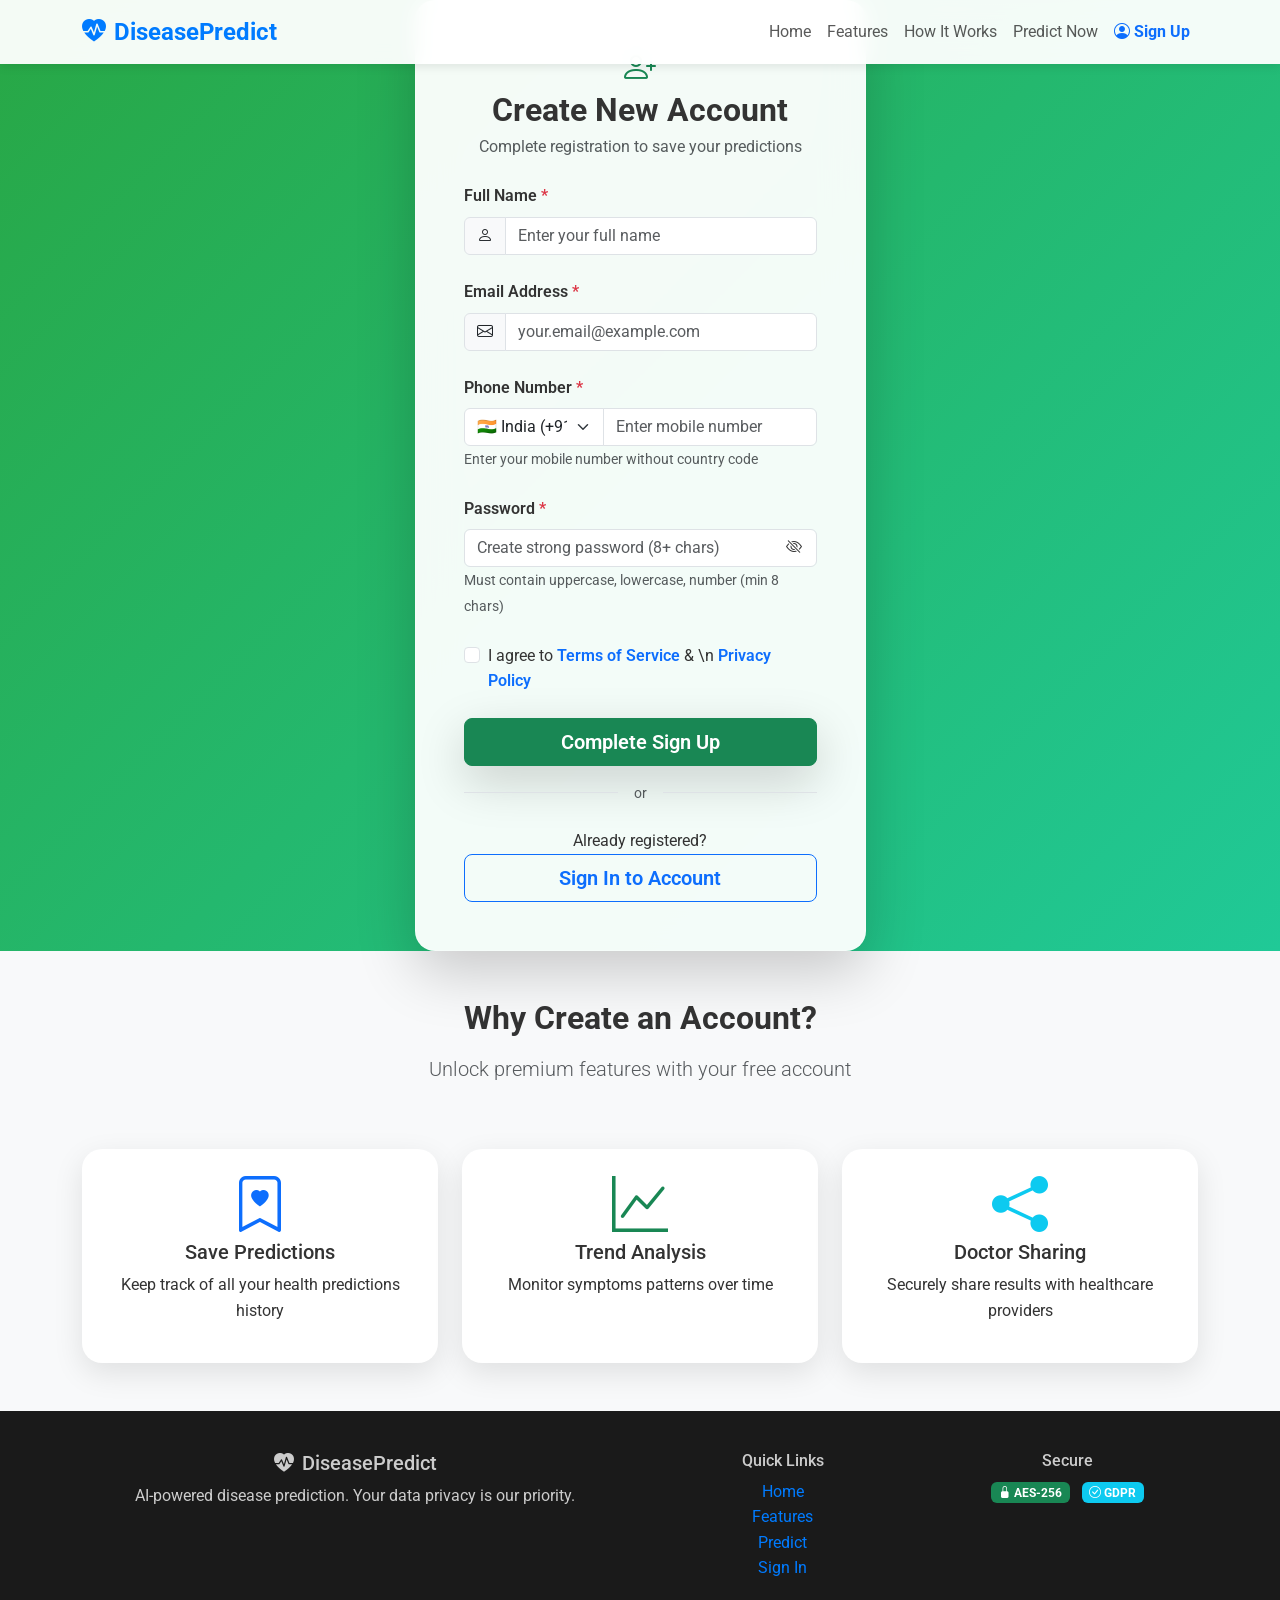
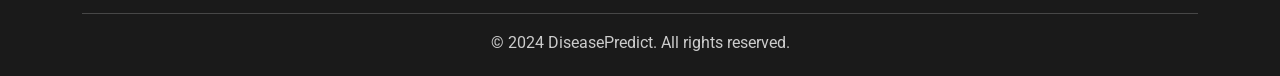
<file: signup.html>
<!DOCTYPE html>
<html lang="en">
<head>
    <meta charset="UTF-8">
    <meta name="viewport" content="width=device-width, initial-scale=1.0">
    <title>Sign Up - DiseasePredict</title>
    <link href="https://cdn.jsdelivr.net/npm/bootstrap@5.3.3/dist/css/bootstrap.min.css" rel="stylesheet">
    <link href="https://fonts.googleapis.com/css2?family=Roboto:wght@300;400;500;700&display=swap" rel="stylesheet">
    <link href="https://cdn.jsdelivr.net/npm/bootstrap-icons@1.11.3/font/bootstrap-icons.css" rel="stylesheet">
    <link rel="stylesheet" href="css/style.css">
    <style>
        .signup-hero {
            background: linear-gradient(135deg, var(--secondary-color), #20c997);
            min-height: 100vh;
            display: flex;
            align-items: center;
        }
        .form-card {
            background: rgba(255, 255, 255, 0.95);
            backdrop-filter: blur(20px);
            border-radius: 20px;
            box-shadow: 0 20px 60px rgba(0,0,0,0.2);
            border: 1px solid rgba(255,255,255,0.2);
        }
        .password-toggle {
            cursor: pointer;
            position: absolute;
            right: 15px;
            top: 50%;
            transform: translateY(-50%);
        }
    </style>
</head>
<body>

    <!-- Navigation -->
    <nav class="navbar navbar-expand-lg navbar-light fixed-top">
        <div class="container">
            <a class="navbar-brand" href="index.html"><i class="bi bi-heart-pulse-fill me-2"></i>DiseasePredict</a>
            <button class="navbar-toggler" type="button" data-bs-toggle="collapse" data-bs-target="#navbarNav">
                <span class="navbar-toggler-icon"></span>
            </button>
            <div class="collapse navbar-collapse" id="navbarNav">
                <ul class="navbar-nav ms-auto">
                    <li class="nav-item"><a class="nav-link" href="index.html">Home</a></li>
                    <li class="nav-item"><a class="nav-link" href="features.html">Features</a></li>
                    <li class="nav-item"><a class="nav-link" href="how-it-works.html">How It Works</a></li>
                    <li class="nav-item"><a class="nav-link" href="predict.html">Predict Now</a></li>
                    <li class="nav-item">
                        <span class="nav-link active fw-bold text-primary">
                            <i class="bi bi-person-circle me-1"></i>Sign Up
                        </span>
                    </li>
                </ul>
            </div>
        </div>
    </nav>

    <!-- Signup Hero -->
    <section class="signup-hero">
        <div class="container">
            <div class="row justify-content-center">
                <div class="col-lg-6 col-xl-5 col-xxl-4">
                    <div class="form-card p-4 p-lg-5">
                        <!-- Header -->
                        <div class="text-center mb-4">
                            <div class="h2 mb-1">
                                <i class="bi bi-person-plus text-success"></i>
                            </div>
                            <h2 class="fw-bold mb-1">Create New Account</h2>
                            <p class="text-muted mb-0">Complete registration to save your predictions</p>
                        </div>

                        <!-- Registration Form -->
                        <form id="signupForm">
                            <!-- Name -->
                            <div class="mb-4">
                                <label class="form-label fw-semibold">Full Name <span class="text-danger">*</span></label>
                                <div class="input-group">
                                    <span class="input-group-text">
                                        <i class="bi bi-person"></i>
                                    </span>
                                    <input type="text" class="form-control" id="name" name="name" placeholder="Enter your full name" required>
                                </div>
                                <div class="invalid-feedback"></div>
                            </div>

                            <!-- Email -->
                            <div class="mb-4">
                                <label class="form-label fw-semibold">Email Address <span class="text-danger">*</span></label>
                                <div class="input-group">
                                    <span class="input-group-text">
                                        <i class="bi bi-envelope"></i>
                                    </span>
                                    <input type="email" class="form-control" id="email" name="email" placeholder="your.email@example.com" required>
                                </div>
                                <div class="invalid-feedback"></div>
                            </div>

                            <!-- Contact with Country Codes -->
                            <div class="mb-4">
                                <label class="form-label fw-semibold">Phone Number <span class="text-danger">*</span></label>
                                <div class="input-group">
                                    <select class="form-select" id="countryCode" style="max-width: 140px;">
                                        <option value="+91">🇮🇳 India (+91)</option>
                                        <option value="+1">🇺🇸 USA (+1)</option>
                                        <option value="+82">🇰🇷 Korea (+82)</option>
                                        <option value="+44">🇬🇧 UK (+44)</option>
                                        <option value="+49">🇩🇪 Germany (+49)</option>
                                        <option value="+33">🇫🇷 France (+33)</option>
                                        <option value="+81">🇯🇵 Japan (+81)</option>
                                        <option value="+86">🇨🇳 China (+86)</option>
                                        <option value="+61">🇦🇺 Australia (+61)</option>
                                        <option value="+971">🇦🇪 UAE (+971)</option>
                                        <option value="+234">🇳🇬 Nigeria (+234)</option>
                                        <option value="+880">🇧🇩 Bangladesh (+880)</option>
                                    </select>
                                    <input type="tel" class="form-control flex-grow-1" id="contactNum" name="contact" placeholder="Enter mobile number" required>
                                </div>
                                <div class="invalid-feedback"></div>
                                <small class="form-text text-muted">Enter your mobile number without country code</small>
                            </div>

                            <!-- Password -->
                            <div class="mb-4">
                                <label class="form-label fw-semibold">Password <span class="text-danger">*</span></label>
                                <div class="position-relative">
                                    <input type="password" class="form-control" id="password" name="password" placeholder="Create strong password (8+ chars)" required>
                                    <i class="bi bi-eye-slash password-toggle" onclick="togglePassword('password')"></i>
                                </div>
                                <div class="invalid-feedback"></div>
                                <small class="form-text text-muted">Must contain uppercase, lowercase, number (min 8 chars)</small>
                            </div>

                            <!-- Terms Checkbox -->
                            <div class="mb-4 form-check">
                                <input class="form-check-input" type="checkbox" id="terms" required>
                                <label class="form-check-label" for="terms">
                                    I agree to <a href="terms-of-service.html" class="text-decoration-none fw-semibold">Terms of Service</a> & \n                                    <a href="privacy-policy.html" class="text-decoration-none fw-semibold">Privacy Policy</a>
                                </label>
                                <div class="invalid-feedback d-block"></div>
                            </div>

                            <!-- Submit Button -->
                            <button type="submit" class="btn btn-success btn-lg w-100 mb-3 fw-semibold shadow-lg" id="submitBtn">
                                <span class="spinner-border spinner-border-sm d-none me-2" id="submitSpinner"></span>
                                Complete Sign Up
                            </button>
                        </form>

                        <!-- Divider -->
                        <div class="d-flex align-items-center mb-4">
                            <div class="flex-grow-1 border-bottom"></div>
                            <span class="px-3 text-muted small">or</span>
                            <div class="flex-grow-1 border-bottom"></div>
                        </div>

                        <!-- Login Link -->
                        <div class="text-center">
                            <p class="mb-0">
                                Already registered? 
                                <a href="login.html" class="btn btn-outline-primary btn-lg w-100 fw-semibold">Sign In to Account</a>
                            </p>
                        </div>
                    </div>
                </div>
            </div>
        </div>
    </section>

    <!-- Features Section -->
    <section class="py-5 bg-light">
        <div class="container">
            <div class="row text-center mb-5">
                <div class="col-lg-8 mx-auto">
                    <h3 class="h2 fw-bold mb-3">Why Create an Account?</h3>
                    <p class="lead text-muted">Unlock premium features with your free account</p>
                </div>
            </div>
            <div class="row g-4">
                <div class="col-md-4">
                    <div class="feature-card h-100 text-center p-4">
                        <i class="bi bi-bookmark-heart display-4 text-primary mb-3"></i>
                        <h5>Save Predictions</h5>
                        <p>Keep track of all your health predictions history</p>
                    </div>
                </div>
                <div class="col-md-4">
                    <div class="feature-card h-100 text-center p-4">
                        <i class="bi bi-graph-up display-4 text-success mb-3"></i>
                        <h5>Trend Analysis</h5>
                        <p>Monitor symptoms patterns over time</p>
                    </div>
                </div>
                <div class="col-md-4">
                    <div class="feature-card h-100 text-center p-4">
                        <i class="bi bi-share-fill display-4 text-info mb-3"></i>
                        <h5>Doctor Sharing</h5>
                        <p>Securely share results with healthcare providers</p>
                    </div>
                </div>
            </div>
        </div>
    </section>

    <!-- Footer -->
    <footer class="footer">
        <div class="container">
            <div class="row">
                <div class="col-md-6">
                    <h5><i class="bi bi-heart-pulse-fill me-2"></i>DiseasePredict</h5>
                    <p>AI-powered disease prediction. Your data privacy is our priority.</p>
                </div>
                <div class="col-md-3">
                    <h6>Quick Links</h6>
                    <ul class="list-unstyled">
                        <li><a href="index.html">Home</a></li>
                        <li><a href="features.html">Features</a></li>
                        <li><a href="predict.html">Predict</a></li>
                        <li><a href="login.html">Sign In</a></li>
                    </ul>
                </div>
                <div class="col-md-3">
                    <h6>Secure</h6>
                    <div class="mb-2">
                        <span class="badge bg-success me-2"><i class="bi bi-lock-fill"></i> AES-256</span>
                        <span class="badge bg-info"><i class="bi bi-check-circle"></i> GDPR</span>
                    </div>
                </div>
            </div>
            <hr>
            <p class="text-center mb-0">&copy; 2024 DiseasePredict. All rights reserved.</p>
        </div>
    </footer>

    <script src="https://cdn.jsdelivr.net/npm/bootstrap@5.3.3/dist/js/bootstrap.bundle.min.js"></script>
    <script src="js/script.js"></script>
    <script>
        // Password toggle
        function togglePassword(fieldId) {
            const field = document.getElementById(fieldId);
            const icon = field.nextElementSibling;
            if (field.type === 'password') {
                field.type = 'text';
                icon.classList.remove('bi-eye-slash');
                icon.classList.add('bi-eye');
            } else {
                field.type = 'password';
                icon.classList.remove('bi-eye');
                icon.classList.add('bi-eye-slash');
            }
        }

        // Signup form validation & submit
        document.addEventListener('DOMContentLoaded', function() {
            const signupForm = document.getElementById('signupForm');
            const submitBtn = document.getElementById('submitBtn');
            const submitSpinner = document.getElementById('submitSpinner');

            signupForm.addEventListener('submit', function(e) {
                e.preventDefault();
                
                // Show loading
                submitSpinner.classList.remove('d-none');
                submitBtn.disabled = true;

                // Get values
                const name = document.getElementById('name').value.trim();
                const email = document.getElementById('email').value.trim();
                const countryCode = document.getElementById('countryCode').value;
                const contactNum = document.getElementById('contactNum').value.trim().replace(/[\s\-\(\)]/g, '');
                const contact = countryCode + ' ' + contactNum;
                const password = document.getElementById('password').value;
                const terms = document.getElementById('terms').checked;

                // Reset feedback
                document.querySelectorAll('.invalid-feedback').forEach(el => el.textContent = '');
                document.querySelector('#terms ~ .invalid-feedback').textContent = '';

                let isValid = true;

                // Name
                if (name.length < 2) {
                    document.querySelector('#name ~ .invalid-feedback').textContent = 'Name must be at least 2 characters';
                    isValid = false;
                }

                // Email
                const emailRegex = /^[^\s@]+@[^\s@]+\.[^\s@]+$/;
                if (!emailRegex.test(email)) {
                    document.querySelector('#email ~ .invalid-feedback').textContent = 'Please enter valid email';
                    isValid = false;
                }

                // Contact number (7-15 digits)
                const phoneRegex = /^[0-9]{7,15}$/;
                if (!phoneRegex.test(contactNum)) {
                    document.querySelector('#contactNum ~ .invalid-feedback').textContent = 'Phone number must be 7-15 digits';
                    isValid = false;
                }

                // Password
                const passRegex = /^(?=.*[a-z])(?=.*[A-Z])(?=.*\d)[a-zA-Z\d@$!%*?&]{8,}$/;
                if (!passRegex.test(password)) {
                    document.querySelector('#password ~ .invalid-feedback').textContent = 'Password: 8+ chars, 1 uppercase, 1 number';
                    isValid = false;
                }

                // Terms
                if (!terms) {
                    document.querySelector('#terms ~ .invalid-feedback').textContent = 'You must agree to terms';
                    document.querySelector('#terms ~ .invalid-feedback').classList.add('d-block');
                    isValid = false;
                }

                if (isValid) {
                    // Simulate API
                    setTimeout(() => {
                        submitSpinner.classList.add('d-none');
                        submitBtn.disabled = false;
                        
                        alert(`✅ Welcome ${name}!\n\nAccount created successfully.\n\nPhone: ${contact}\n\nRedirecting to predictions...`);
                        window.location.href = 'predict.html';
                    }, 1500);
                } else {
                    submitSpinner.classList.add('d-none');
                    submitBtn.disabled = false;
                }
            });
        });
    </script>
</body>
</html>
</file>
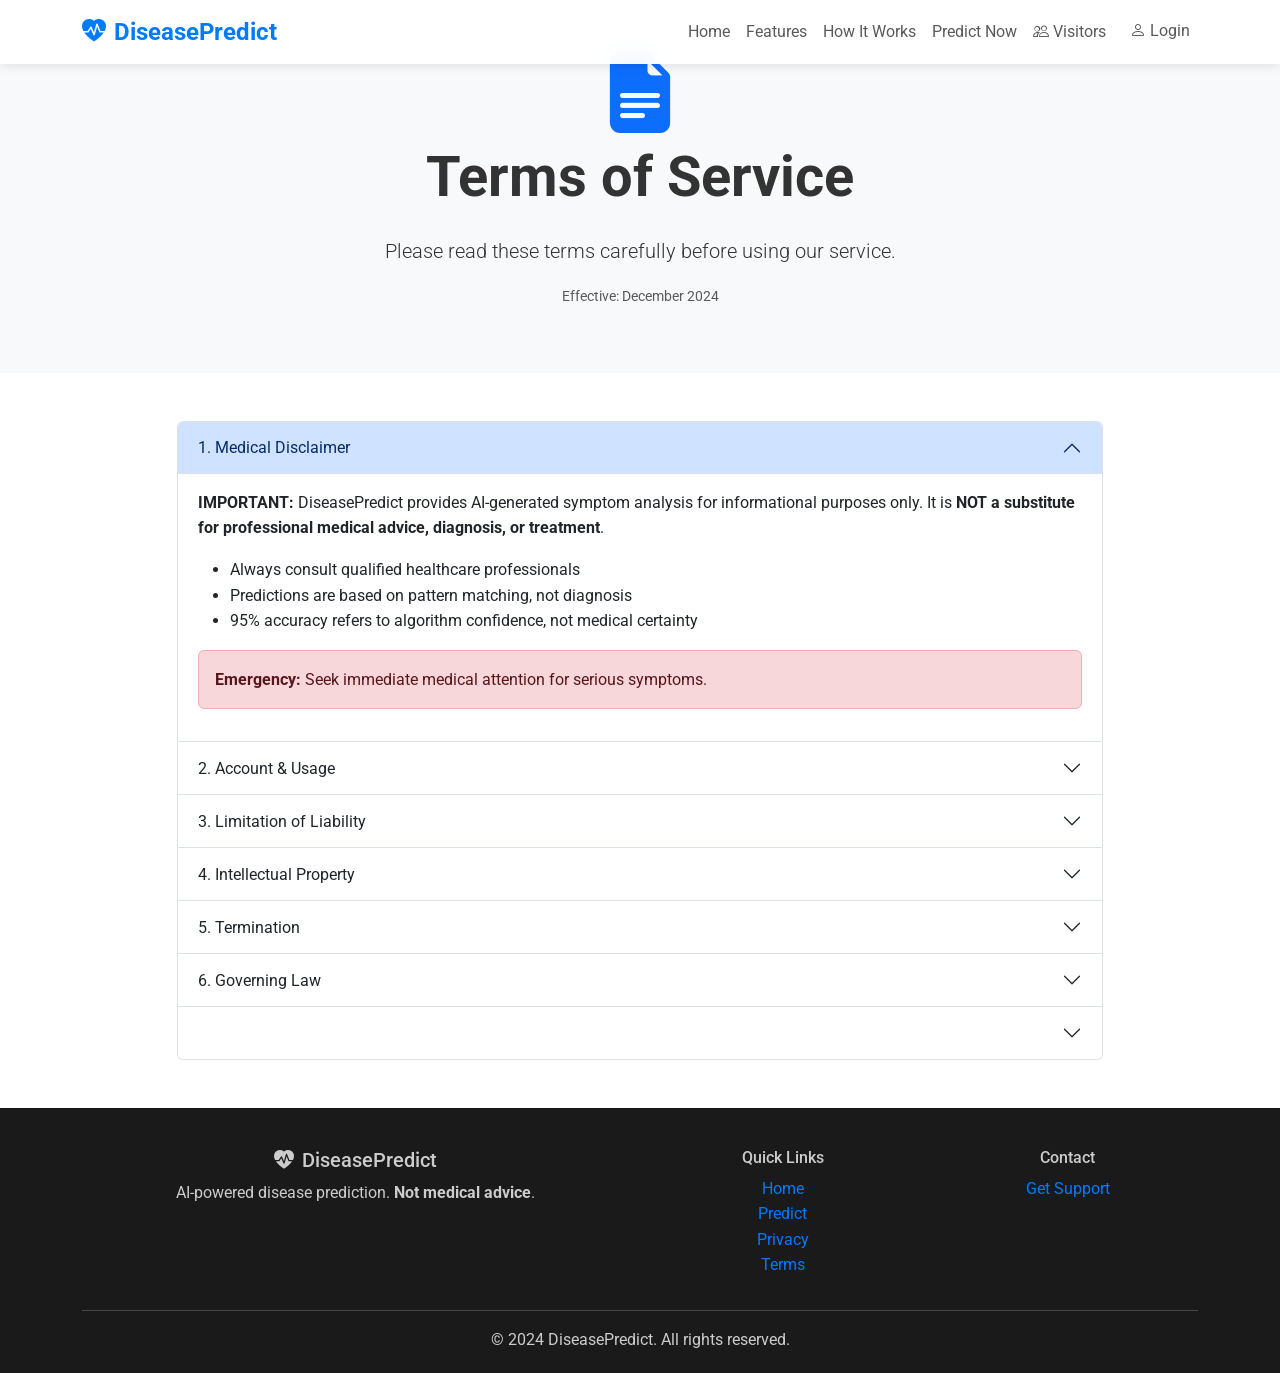
<file: terms-of-service.html>
<!DOCTYPE html>
<html lang="en">
<head>
    <meta charset="UTF-8">
    <meta name="viewport" content="width=device-width, initial-scale=1.0">
    <title>Terms of Service - DiseasePredict</title>
    <link href="https://cdn.jsdelivr.net/npm/bootstrap@5.3.3/dist/css/bootstrap.min.css" rel="stylesheet">
    <link href="https://cdn.jsdelivr.net/npm/bootstrap-icons@1.11.3/font/bootstrap-icons.css" rel="stylesheet">
    <link href="https://fonts.googleapis.com/css2?family=Roboto:wght@300;400;500;700&display=swap" rel="stylesheet">
    <link rel="stylesheet" href="css/style.css">
</head>
<body>

    <!-- Navigation -->
    <nav class="navbar navbar-expand-lg navbar-light fixed-top">
        <div class="container">
            <a class="navbar-brand" href="index.html"><i class="bi bi-heart-pulse-fill me-2"></i>DiseasePredict</a>
            <button class="navbar-toggler" type="button" data-bs-toggle="collapse" data-bs-target="#navbarNav">
                <span class="navbar-toggler-icon"></span>
            </button>
            <div class="collapse navbar-collapse" id="navbarNav">
                <ul class="navbar-nav ms-auto">
                    <li class="nav-item"><a class="nav-link" href="index.html">Home</a></li>
                    <li class="nav-item"><a class="nav-link" href="features.html">Features</a></li>
                    <li class="nav-item"><a class="nav-link" href="how-it-works.html">How It Works</a></li>
                    <li class="nav-item"><a class="nav-link" href="predict.html">Predict Now</a></li>
                    <li class="nav-item"><a class="nav-link" href="visitors.html"><i class="bi bi-people"></i> Visitors</a></li>
                    <li class="nav-item"><a class="nav-link btn btn-outline-primary ms-2" href="login.html"><i class="bi bi-person"></i> Login</a></li>
                </ul>
            </div>
        </div>
    </nav>

    <!-- Terms Hero -->
    <section class="py-5 bg-light">
        <div class="container">
            <div class="row justify-content-center text-center">
                <div class="col-lg-8">
                    <i class="bi bi-file-earmark-text-fill display-1 text-primary mb-4"></i>
                    <h1 class="display-4 fw-bold mb-4">Terms of Service</h1>
                    <p class="lead">Please read these terms carefully before using our service.</p>
                    <p class="text-muted"><small>Effective: December 2024</small></p>
                </div>
            </div>
        </div>
    </section>

    <!-- Terms Content -->
    <section class="py-5">
        <div class="container">
            <div class="row justify-content-center">
                <div class="col-lg-10">
                    <div class="accordion" id="termsAccordion">
                        <div class="accordion-item">
                            <h2 class="accordion-header">
                                <button class="accordion-button" type="button" data-bs-toggle="collapse" data-bs-target="#disclaimer">
                                    1. Medical Disclaimer
                                </button>
                            </h2>
                            <div id="disclaimer" class="accordion-collapse collapse show" data-bs-parent="#termsAccordion">
                                <div class="accordion-body">
                                    <p><strong>IMPORTANT:</strong> DiseasePredict provides AI-generated symptom analysis for informational purposes only. It is <strong>NOT a substitute for professional medical advice, diagnosis, or treatment</strong>.</p>
                                    <ul>
                                        <li>Always consult qualified healthcare professionals</li>
                                        <li>Predictions are based on pattern matching, not diagnosis</li>
                                        <li>95% accuracy refers to algorithm confidence, not medical certainty</li>
                                    </ul>
                                    <div class="alert alert-danger">
                                        <strong>Emergency:</strong> Seek immediate medical attention for serious symptoms.
                                    </div>
                                </div>
                            </div>
                        </div>

                        <div class="accordion-item">
                            <h2 class="accordion-header">
                                <button class="accordion-button collapsed" type="button" data-bs-toggle="collapse" data-bs-target="#account">
                                    2. Account &amp; Usage
                                </button>
                            </h2>
                            <div id="account" class="accordion-collapse collapse" data-bs-parent="#termsAccordion">
                                <div class="accordion-body">
                                    <p>You agree to:</p>
                                    <ul>
                                        <li>Provide accurate information</li>
                                        <li>Use service responsibly</li>
                                        <li>Not share account credentials</li>
                                        <li>Account termination for abuse</li>
                                    </ul>
                                </div>
                            </div>
                        </div>

                        <div class="accordion-item">
                            <h2 class="accordion-header">
                                <button class="accordion-button collapsed" type="button" data-bs-toggle="collapse" data-bs-target="#liability">
                                    3. Limitation of Liability
                                </button>
                            </h2>
                            <div id="liability" class="accordion-collapse collapse" data-bs-parent="#termsAccordion">
                                <div class="accordion-body">
                                    <p>We are not liable for:</p>
                                    <ul>
                                        <li>Any medical decisions based on predictions</li>
                                        <li>Indirect, consequential damages</li>
                                        <li>Service interruptions</li>
                                    </ul>
                                    <p><strong>No warranties expressed or implied.</strong></p>
                                </div>
                            </div>
                        </div>

                        <div class="accordion-item">
                            <h2 class="accordion-header">
                                <button class="accordion-button collapsed" type="button" data-bs-toggle="collapse" data-bs-target="#ip">
                                    4. Intellectual Property
                                </button>
                            </h2>
                            <div id="ip" class="accordion-collapse collapse" data-bs-parent="#termsAccordion">
                                <div class="accordion-body">
                                    <p>All content, algorithms, and designs are proprietary. You may not:</p>
                                    <ul>
                                        <li>Reverse engineer AI models</li>
                                        <li>Copy substantial content</li>
                                        <li>Commercial redistribution</li>
                                    </ul>
                                </div>
                            </div>
                        </div>

                        <div class="accordion-item">
                            <h2 class="accordion-header">
                                <button class="accordion-button collapsed" type="button" data-bs-toggle="collapse" data-bs-target="#termination">
                                    5. Termination
                                </button>
                            </h2>
                            <div id="termination" class="accordion-collapse collapse" data-bs-parent="#termsAccordion">
                                <div class="accordion-body">
                                    <p>We may suspend/terminate access for violation of terms. You may delete account anytime.</p>
                                </div>
                            </div>
                        </div>

                        <div class="accordion-item">
                            <h2 class="accordion-header">
                                <button class="accordion-button collapsed" type="button" data-bs-toggle="collapse" data-bs-target="#governing">
                                    6. Governing Law
                                </button>
                            </h2>
                            <div id="governing" class="accordion-collapse collapse" data-bs-parent="#termsAccordion">
                                <div class="accordion-body">
                                    <p>These terms governed by laws of India. Disputes resolved in Mumbai courts.</p>
                                </div>
                            </div>
                        </div>

                        <div class="accordion-item">
                            <h2 class="accordion-header">
                                <button class="accordion-button collapsed" type="button" data-bs-toggle="collapse" data-bs-target="#contactTerms">
                                    
                             
                                </div>
                            </div>
                        </div>
                    </div>
                </div>
            </div>
        </div>
    </section>

    <!-- Footer -->
    <footer class="footer">
        <div class="container">
            <div class="row">
                <div class="col-md-6">
                    <h5><i class="bi bi-heart-pulse-fill me-2"></i>DiseasePredict</h5>
                    <p>AI-powered disease prediction. <strong>Not medical advice</strong>.</p>
                </div>
                <div class="col-md-3">
                    <h6>Quick Links</h6>
                    <ul class="list-unstyled">
                        <li><a href="index.html">Home</a></li>
                        <li><a href="predict.html">Predict</a></li>
                        <li><a href="privacy-policy.html">Privacy</a></li>
                        <li><a href="terms-of-service.html">Terms</a></li>
                    </ul>
                </div>
                <div class="col-md-3">
                    <h6>Contact</h6>
                    <p><a href="contact.html">Get Support</a></p>
                </div>
            </div>
            <hr>
            <p class="text-center mb-0">&copy; 2024 DiseasePredict. All rights reserved.</p>
        </div>
    </footer>

    <script src="https://cdn.jsdelivr.net/npm/bootstrap@5.3.3/dist/js/bootstrap.bundle.min.js"></script>
</body>
</html>
</file>
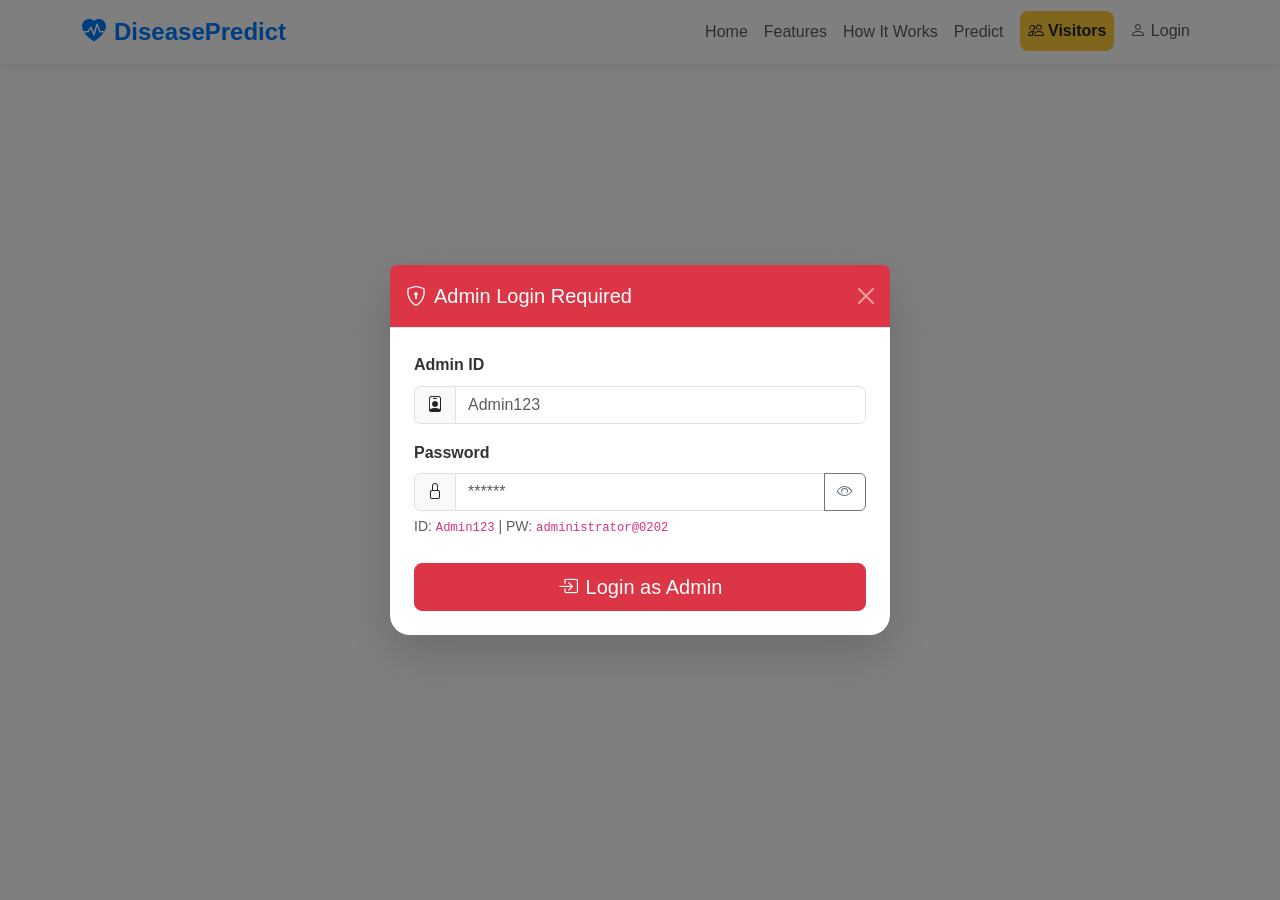
<file: visitors.html>
<!DOCTYPE html>
<html lang="en">
<head>
    <meta charset="UTF-8">
    <meta name="viewport" content="width=device-width, initial-scale=1.0">
    <title>Visitors - DiseasePredict Admin</title>
    <link href="https://cdn.jsdelivr.net/npm/bootstrap@5.3.3/dist/css/bootstrap.min.css" rel="stylesheet">
    <link href="https://cdn.jsdelivr.net/npm/bootstrap-icons@1.11.3/font/bootstrap-icons.css" rel="stylesheet">
    <link rel="stylesheet" href="css/style.css">
</head>
<body>

    <!-- Navigation -->
    <nav class="navbar navbar-expand-lg navbar-light fixed-top">
        <div class="container">
            <a class="navbar-brand" href="index.html"><i class="bi bi-heart-pulse-fill me-2"></i>DiseasePredict</a>
            <button class="navbar-toggler" type="button" data-bs-toggle="collapse" data-bs-target="#navbarNav">
                <span class="navbar-toggler-icon"></span>
            </button>
            <div class="collapse navbar-collapse" id="navbarNav">
                <ul class="navbar-nav ms-auto">
                    <li class="nav-item"><a class="nav-link" href="index.html">Home</a></li>
                    <li class="nav-item"><a class="nav-link" href="features.html">Features</a></li>
                    <li class="nav-item"><a class="nav-link" href="how-it-works.html">How It Works</a></li>
                    <li class="nav-item"><a class="nav-link" href="predict.html">Predict</a></li>
                    <li class="nav-item"><a class="nav-link active fw-bold btn btn-warning text-dark ms-2" href="visitors.html"><i class="bi bi-people"></i> Visitors</a></li>
                    <li class="nav-item"><a class="nav-link btn btn-outline-primary ms-2" href="login.html"><i class="bi bi-person"></i> Login</a></li>
                </ul>
            </div>
        </div>
    </nav>

    <!-- Admin Login Modal -->
    <div class="modal fade" id="adminLoginModal" tabindex="-1" data-bs-backdrop="static">
        <div class="modal-dialog modal-dialog-centered">
            <div class="modal-content shadow-lg">
                <div class="modal-header bg-danger text-white">
                    <h5 class="modal-title">
                        <i class="bi bi-shield-lock me-2"></i>Admin Login Required
                    </h5>
                    <button type="button" class="btn-close btn-close-white" data-bs-dismiss="modal"></button>
                </div>
                <div class="modal-body p-4">
                    <form id="adminLoginForm">
                        <div class="mb-3">
                            <label class="form-label fw-bold">Admin ID</label>
                            <div class="input-group">
                                <span class="input-group-text"><i class="bi bi-person-badge"></i></span>
                                <input type="text" class="form-control" id="adminId" placeholder="Admin123" required>
                            </div>
                        </div>
                        <div class="mb-4">
                            <label class="form-label fw-bold">Password</label>
                            <div class="input-group">
                                <span class="input-group-text"><i class="bi bi-lock"></i></span>
                                <input type="password" class="form-control" id="adminPw" placeholder="******" required>
                                <button class="btn btn-outline-secondary" type="button" id="togglePw" title="Show password">
                                    <i class="bi bi-eye"></i>
                                </button>
                            </div>
                            <div class="form-text small mt-1">
                                ID: <code>Admin123</code> | PW: <code>administrator@0202</code>
                            </div>
                        </div>
                        <div class="d-grid">
                            <button type="submit" class="btn btn-danger btn-lg">
                                <i class="bi bi-box-arrow-in-right me-2"></i>Login as Admin
                            </button>
                        </div>
                    </form>
                </div>
            </div>
        </div>
    </div>

    <!-- Visitors Dashboard (Hidden by default) -->
    <div id="visitorsDashboard" class="container-fluid py-5" style="display: none;">
        <div class="row mb-5">
            <div class="col-12 text-center">
                <h1 class="display-4 fw-bold text-primary mb-3">
                    <i class="bi bi-people-fill me-3"></i>Visitors & Patient Records
                </h1>
                <p class="lead text-muted">Admin dashboard - All prediction data from registered users</p>
                <div class="alert alert-info">
                    <i class="bi bi-database-fill me-2"></i>Total Records: <span id="totalRecords">0</span> | 
                    Today: <span id="todayRecords">0</span>
                </div>
            </div>
        </div>

        <!-- Search & Filters -->
        <div class="row mb-4">
            <div class="col-lg-8">
                <div class="input-group">
                    <span class="input-group-text"><i class="bi bi-search"></i></span>
                    <input type="text" class="form-control" id="searchInput" placeholder="Search by name, email, disease...">
                    <button class="btn btn-outline-secondary" id="clearSearch" title="Clear">
                        <i class="bi bi-x-circle"></i>
                    </button>
                </div>
            </div>
            <div class="col-lg-4">
                <select class="form-select" id="filterStatus">
                    <option>All Status</option>
                    <option>High Risk</option>
                    <option>Medium Risk</option>
                    <option>Low Risk</option>
                </select>
            </div>
        </div>

        <!-- Patients Table -->
        <div class="card shadow-lg">
            <div class="card-header bg-light">
                <h5 class="mb-0"><i class="bi bi-table me-2"></i>Patient Prediction History</h5>
            </div>
            <div class="card-body p-0">
                <div class="table-responsive">
                    <table class="table table-hover mb-0" id="patientsTable">
                        <thead class="table-dark sticky-top">
                            <tr>
                                <th>Date</th>
                                <th>Patient</th>
                                <th>Email/Phone</th>
                                <th>Symptoms</th>
                                <th>Top Prediction</th>
                                <th>Confidence</th>
                                <th>Risk</th>
                                <th>Actions</th>
                            </tr>
                        </thead>
                        <tbody id="patientsTableBody">
                            <tr>
                                <td colspan="8" class="text-center py-5">
                                    <div class="spinner-border text-primary" role="status">
                                        <span class="visually-hidden">Loading...</span>
                                    </div>
                                    <p class="mt-3 text-muted">Loading patient records...</p>
                                </td>
                            </tr>
                        </tbody>
                    </table>
                </div>
            </div>
        </div>

        <!-- Export Buttons -->
        <div class="row mt-4">
            <div class="col-md-6">
                <button class="btn btn-outline-primary" id="exportCSV">
                    <i class="bi bi-file-earmark-spreadsheet me-2"></i>Export CSV
                </button>
                <button class="btn btn-outline-success ms-2" id="exportJSON">
                    <i class="bi bi-filetype-json me-2"></i>Export JSON
                </button>
            </div>
            <div class="col-md-6 text-end">
                <button class="btn btn-warning" id="logoutAdmin">
                    <i class="bi bi-box-arrow-right me-2"></i>Logout
                </button>
            </div>
        </div>
    </div>

    <!-- No Data Message -->
    <div id="noDataMsg" class="container py-5 text-center" style="display: none;">
        <i class="bi bi-inbox display-1 text-muted mb-4"></i>
        <h3 class="text-muted mb-3">No Patient Records</h3>
        <p class="lead text-muted">No predictions found. Patients need to login and use prediction first.</p>
        <a href="index.html" class="btn btn-primary btn-lg">← Back to Home</a>
    </div>

    <script src="https://cdn.jsdelivr.net/npm/bootstrap@5.3.3/dist/js/bootstrap.bundle.min.js"></script>
    <script type="module">
        import Database from './js/database.js';
        
        window.Database = Database;
    </script>
    <script>
        let isAdminLoggedIn = false;
        const ADMIN_CREDENTIALS = {
            id: 'Admin123',
            password: 'administrator@0202'
        };

        document.addEventListener('DOMContentLoaded', function() {
            const adminLoginModal = new bootstrap.Modal(document.getElementById('adminLoginModal'));
            const dashboard = document.getElementById('visitorsDashboard');
            const noDataMsg = document.getElementById('noDataMsg');
            
            // Auto show login modal
            adminLoginModal.show();
            
            // Admin login form
            document.getElementById('adminLoginForm').addEventListener('submit', function(e) {
                e.preventDefault();
                const adminId = document.getElementById('adminId').value;
                const adminPw = document.getElementById('adminPw').value;
                
                if (adminId === ADMIN_CREDENTIALS.id && adminPw === ADMIN_CREDENTIALS.password) {
                    isAdminLoggedIn = true;
                    localStorage.setItem('adminLoggedIn', 'true');
                    adminLoginModal.hide();
                    dashboard.style.display = 'block';
                    loadPatientRecords();
                } else {
                    alert('❌ Invalid credentials!\nID: Admin123\nPW: administrator@0202');
                    document.getElementById('adminPw').value = '';
                }
            });
            
            // Password toggle
            document.getElementById('togglePw').addEventListener('click', function() {
                const pwField = document.getElementById('adminPw');
                const icon = this.querySelector('i');
                if (pwField.type === 'password') {
                    pwField.type = 'text';
                    icon.classList.remove('bi-eye');
                    icon.classList.add('bi-eye-slash');
                } else {
                    pwField.type = 'password';
                    icon.classList.remove('bi-eye-slash');
                    icon.classList.add('bi-eye');
                }
            });

            // Check if already logged in
            if (localStorage.getItem('adminLoggedIn') === 'true') {
                isAdminLoggedIn = true;
                adminLoginModal.hide();
                dashboard.style.display = 'block';
                loadPatientRecords();
            }

            // Logout
            document.getElementById('logoutAdmin').addEventListener('click', function() {
                isAdminLoggedIn = false;
                localStorage.removeItem('adminLoggedIn');
                dashboard.style.display = 'none';
                document.getElementById('adminLoginModal').show();
            });
        });

        async function loadPatientRecords() {
            try {
                const records = await Database.getAllPredictions();
                const tableBody = document.getElementById('patientsTableBody');
                const totalEl = document.getElementById('totalRecords');
                const todayEl = document.getElementById('todayRecords');
                
                const today = new Date().toDateString();
                let todayCount = 0;
                
                if (records.length === 0) {
                    tableBody.innerHTML = '<tr><td colspan="8" class="text-center py-5 text-muted">No patient records found</td></tr>';
                    document.getElementById('visitorsDashboard').style.display = 'none';
                    document.getElementById('noDataMsg').style.display = 'block';
                    return;
                }
                
                tableBody.innerHTML = records.map(record => {
                    const topPred = record.predictions[0] || {};
                    const date = new Date(record.timestamp).toLocaleDateString();
                    if (new Date(record.timestamp).toDateString() === today) todayCount++;
                    
                    return `
                        <tr>
                            <td><strong>${date}</strong><br><small>${new Date(record.timestamp).toLocaleTimeString()}</small></td>
                            <td>${record.userName || record.userId || 'Anonymous'}</td>
                            <td>${record.email || record.phone || '-'}</td>
                            <td>
                                <div class="badge bg-light text-dark small mb-1 d-block">${record.symptoms.join(', ')}</div>
                            </td>
                            <td><span class="fw-bold">${topPred.disease || 'N/A'}</span></td>
                            <td><span class="badge bg-${topPred.confidence > 85 ? 'success' : topPred.confidence > 70 ? 'warning' : 'secondary'}">${topPred.confidence || 0}%</span></td>
                            <td>
                                <span class="badge bg-${topPred.risk === 'High' ? 'danger' : topPred.risk === 'Medium' ? 'warning' : 'success'} fs-6">
                                    ${topPred.risk || 'Low'}
                                </span>
                            </td>
                            <td>
                                <button class="btn btn-sm btn-outline-primary viewDetails" data-record='${JSON.stringify(record)}'>
                                    <i class="bi bi-eye"></i> Details
                                </button>
                            </td>
                        </tr>
                    `;
                }).join('');
                
                totalEl.textContent = records.length;
                todayEl.textContent = todayCount;
                
                // Details modal
                document.querySelectorAll('.viewDetails').forEach(btn => {
                    btn.addEventListener('click', function() {
                        const record = JSON.parse(this.dataset.record);
                        showPatientDetails(record);
                    });
                });
                
            } catch (error) {
                console.error('Load records error:', error);
                document.getElementById('patientsTableBody').innerHTML = '<tr><td colspan="8" class="text-center py-5 text-danger">Error loading records</td></tr>';
            }
        }

        // Add missing Database method for all predictions
        Database.getAllPredictions = async function() {
            return new Promise((resolve, reject) => {
                if (!this.db) return resolve([]);
                const transaction = this.db.transaction(['predictions'], 'readonly');
                const store = transaction.objectStore('predictions');
                const request = store.getAll();
                request.onsuccess = () => {
                    const records = request.result.map(record => ({
                        ...record,
                        userName: record.userName || 'N/A',
                        email: record.email || 'N/A',
                        phone: record.phone || 'N/A'
                    }));
                    resolve(records.sort((a, b) => new Date(b.timestamp) - new Date(a.timestamp)));
                };
                request.onerror = reject;
            });
        };

        function showPatientDetails(record) {
            const modal = new bootstrap.Modal(document.createElement('div'));
            const modalHtml = `
                <div class="modal-dialog modal-xl">
                    <div class="modal-content">
                        <div class="modal-header">
                            <h5>Patient Details - ${new Date(record.timestamp).toLocaleString()}</h5>
                            <button type="button" class="btn-close" data-bs-dismiss="modal"></button>
                        </div>
                        <div class="modal-body">
                            <div class="row">
                                <div class="col-md-4">
                                    <h6>Patient Info</h6>
                                    <p><strong>Name:</strong> ${record.userName || 'N/A'}</p>
                                    <p><strong>Email:</strong> ${record.email || 'N/A'}</p>
                                    <p><strong>Phone:</strong> ${record.phone || 'N/A'}</p>
                                </div>
                                <div class="col-md-8">
                                    <h6>Symptoms Reported</h6>
                                    <div class="badge bg-light text-dark mb-2 d-inline-block">${record.symptoms.join(', ')}</div>
                                    <h6>Predictions</h6>
                                    ${record.predictions.map(pred => `
                                        <div class="card mb-2">
                                            <div class="card-body">
                                                <div class="d-flex justify-content-between">
                                                    <h6>${pred.disease}</h6>
                                                    <span class="badge bg-${pred.confidence > 85 ? 'success' : 'warning'}">${pred.confidence}%</span>
                                                </div>
                                                <small>${pred.risk} risk - ${pred.doctorWhen}</small>
                                            </div>
                                        </div>
                                    `).join('')}
                                </div>
                            </div>
                        </div>
                    </div>
                </div>
            `;
            // Simplified - just alert for demo
            alert('Patient details:\n' + JSON.stringify(record, null, 2));
        }
    </script>
</body>
</html>
</file>
<file: css/style.css>
/* Custom Styles for Disease Prediction Website */
* {
  margin: 0;
  padding: 0;
  box-sizing: border-box;
}

body {
  font-family: 'Roboto', sans-serif;
  line-height: 1.6;
  color: #333;
}

:root {
  --primary-color: #007bff;
  --secondary-color: #28a745;
  --danger-color: #dc3545;
  --health-blue: #17a2b8;
  --light-bg: #f8f9fa;
}

/* Navbar */
.navbar {
  background-color: rgba(255, 255, 255, 0.95) !important;
  backdrop-filter: blur(10px);
  box-shadow: 0 2px 10px rgba(0,0,0,0.1);
}

.navbar-brand {
  font-weight: bold;
  font-size: 1.5rem;
  color: var(--primary-color) !important;
}

/* Hero Section */
.hero {
  background: linear-gradient(135deg, #007bff 0%, #0056b3 100%);
  color: white;
  padding: 100px 0;
  text-align: center;
  position: relative;
  overflow: hidden;
}

.hero::before {
  content: '';
  position: absolute;
  top: 0;
  left: 0;
  right: 0;
  bottom: 0;
  background: url('data:image/svg+xml,<svg xmlns=\"http://www.w3.org/2000/svg\" viewBox=\"0 0 100 100\"><defs><pattern id=\"grain\" width=\"100\" height=\"100\" patternUnits=\"userSpaceOnUse\"><circle cx=\"25\" cy=\"25\" r=\"1\" fill=\"white\" opacity=\"0.1\"/><circle cx=\"75\" cy=\"75\" r=\"1.5\" fill=\"white\" opacity=\"0.05\"/></pattern></defs><rect width=\"100\" height=\"100\" fill=\"url(%23grain)\"/></svg>');
  opacity: 0.3;
}

.hero h1 {
  font-size: 3.5rem;
  font-weight: 700;
  margin-bottom: 1rem;
  animation: fadeInUp 1s ease-out;
}

.hero p {
  font-size: 1.3rem;
  margin-bottom: 2rem;
  max-width: 600px;
  margin-left: auto;
  margin-right: auto;
  animation: fadeInUp 1s ease-out 0.2s both;
}

.btn-predict {
  background: linear-gradient(45deg, var(--secondary-color), #20c997);
  border: none;
  padding: 15px 40px;
  font-size: 1.2rem;
  font-weight: 600;
  border-radius: 50px;
  transition: all 0.3s ease;
  box-shadow: 0 10px 30px rgba(40, 167, 69, 0.4);
}

.btn-predict:hover {
  transform: translateY(-3px);
  box-shadow: 0 15px 40px rgba(40, 167, 69, 0.6);
  color: white !important;
}

/* Features Section */
.features {
  padding: 80px 0;
  background-color: var(--light-bg);
}

.feature-card {
  background: white;
  border-radius: 20px;
  padding: 40px 30px;
  text-align: center;
  transition: all 0.4s ease;
  box-shadow: 0 10px 30px rgba(0,0,0,0.1);
  height: 100%;
}

.feature-card:hover {
  transform: translateY(-10px);
  box-shadow: 0 20px 50px rgba(0,0,0,0.15);
}

.feature-icon {
  font-size: 4rem;
  color: var(--health-blue);
  margin-bottom: 20px;
}

/* How it Works */
.how-it-works {
  padding: 80px 0;
}

.step-card {
  position: relative;
  padding: 40px;
  border-radius: 15px;
  background: white;
  box-shadow: 0 5px 20px rgba(0,0,0,0.08);
  transition: all 0.3s ease;
}

.step-card:hover {
  box-shadow: 0 15px 40px rgba(0,0,0,0.15);
}

.step-number {
  position: absolute;
  top: -20px;
  left: 50%;
  transform: translateX(-50%);
  background: var(--primary-color);
  color: white;
  width: 50px;
  height: 50px;
  border-radius: 50%;
  display: flex;
  align-items: center;
  justify-content: center;
  font-weight: bold;
  font-size: 1.2rem;
}

/* CTA Section */
.cta {
  background: linear-gradient(135deg, var(--danger-color), #c82333);
  color: white;
  padding: 80px 0;
  text-align: center;
}

.cta h2 {
  font-size: 2.5rem;
  margin-bottom: 1rem;
}

/* Footer */
.footer {
  background: #1a1a1a;
  color: #ccc;
  padding: 40px 0 20px;
  text-align: center;
}

.footer a {
  color: #007bff;
  text-decoration: none;
}

.footer a:hover {
  color: #0056b3;
}

/* Modal */
.modal-content {
  border-radius: 20px;
  border: none;
  box-shadow: 0 20px 60px rgba(0,0,0,0.3);
}

.prediction-result {
  text-align: center;
  padding: 20px;
}

/* Animations */
@keyframes fadeInUp {
  from {
    opacity: 0;
    transform: translateY(30px);
  }
  to {
    opacity: 1;
    transform: translateY(0);
  }
}

/* Navbar Hover Effect */
.navbar-nav .nav-link {
  transition: all 0.3s ease;
  padding: 0.5rem 1rem;
  border-radius: 8px;
}

.navbar-nav .nav-link:hover {
  background-color: #000 !important;
  color: #fff !important;
  font-weight: 700 !important;
}


.fade-in {
  opacity: 0;
  transform: translateY(30px);
  transition: all 0.8s ease;
}

.fade-in.visible {
  opacity: 1;
  transform: translateY(0);
}

/* Responsive */
@media (max-width: 768px) {
  .hero h1 {
    font-size: 2.5rem;
  }
  
  .hero p {
    font-size: 1.1rem;
  }
}
</file>
